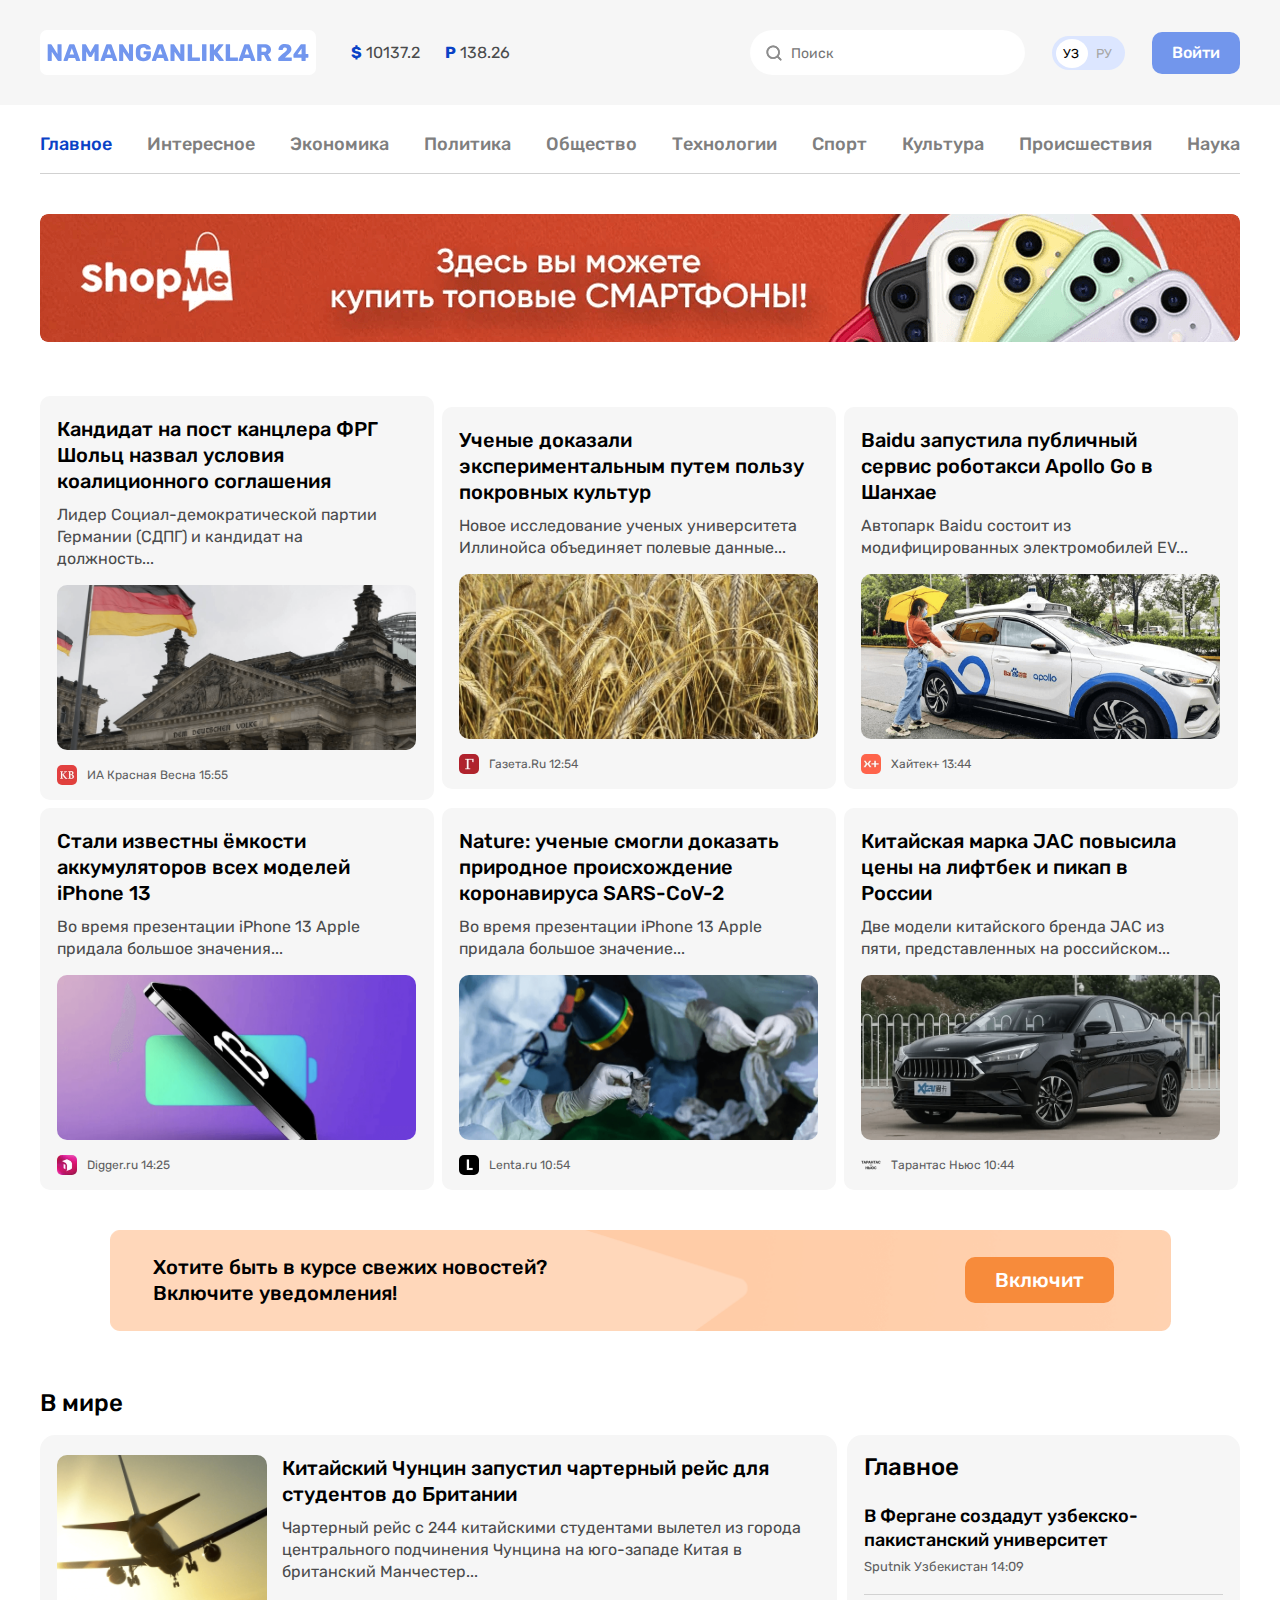
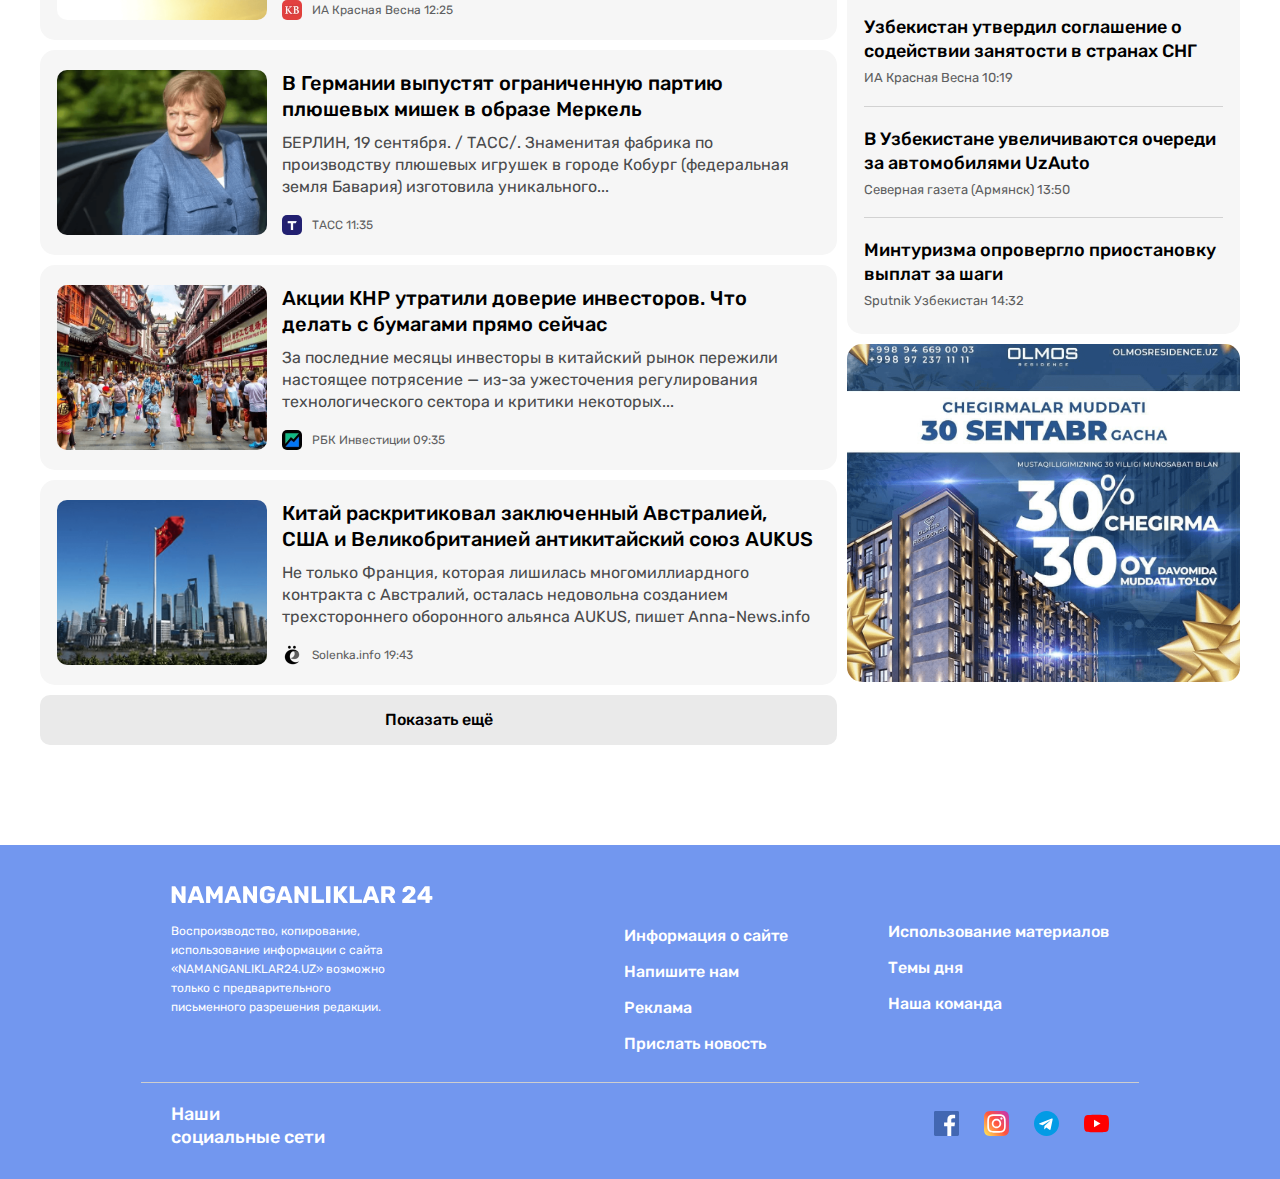
<file: index.html>
<!DOCTYPE html>
<html lang="ru">
  <head>
    <meta charset="UTF-8" />
    <meta name="viewport" content="width=device-width, initial-scale=1.0" />
    <link rel="stylesheet" href="./css/main.min.css" />
    <title>Exam 2</title>
  </head>
  <body>
    <header class="header">
      <div class="header--nav">
        <div class="header__container container">
          <div class="header__logos">
            <img
              class="header__logo"
              src="./images/logo.svg"
              alt=""
              width="276"
              height="45"
            />
            <ul class="header__list">
              <li class="header__item"><span>$</span> 10137.2</li>
              <li class="header__item"><span>P</span> 138.26</li>
            </ul>
          </div>
          <div class="btns">
            <input class="search__btn" type="text" placeholder="Поиск" />
            <a class="header__translate" href=""><span>УЗ</span>РУ</a>
            <a href="" class="header__btn">Войти</a>
          </div>
        </div>
      </div>
      <div class="sienav">
        <nav class="site__nav__container container">
          <ul class="sitenav__list">
            <li class="sitenav__item">
              <a href="#" id="active" class="sitenav__item--link">Главное</a>
            </li>
            <li class="sitenav__item">
              <a href="./pages/interesting/Interesting.html" class="sitenav__item--link"
                >Интересное</a
              >
            </li>
            <li class="sitenav__item">
              <a href="./pages/economy.html" class="sitenav__item--link">Экономика</a>
            </li>
            <li class="sitenav__item">
              <a href="./pages/policy.html" class="sitenav__item--link">Политика</a>
            </li>
            <li class="sitenav__item">
              <a href="./pages/society.html" class="sitenav__item--link">Общество</a>
            </li>
            <li class="sitenav__item">
              <a href="./pages/technologies.html" class="sitenav__item--link">Технологии</a>
            </li>
            <li class="sitenav__item">
              <a href="./pages/sport.html" class="sitenav__item--link">Спорт</a>
            </li>
            <li class="sitenav__item">
              <a href="./pages/culture.html" class="sitenav__item--link">Культура</a>
            </li>
            <li class="sitenav__item">
              <a href="./pages/Incidents.html" class="sitenav__item--link">Происшествия</a>
            </li>
            <li class="sitenav__item">
              <a href="./pages/science.html" class="sitenav__item--link">Наука</a>
            </li>
          </ul>
        </nav>
      </div>
    </header>

    <main class="main">
      <aside class="page-ad container">
        <a href="#" class="page__add--link"
          ><img
            class="page__add--image"
            src="./images/Shopme.png"
            alt=""
            width="1200"
            height="128"
        /></a>
      </aside>

      <section class="news__grid">
        <div class="news__grid__container container">
          <article class="news_card">
            <h3 class="news__card__title">
              <a href="" class="news__card__title--link">
                Кандидат на пост канцлера ФРГ Шольц назвал условия коалиционного
                соглашения</a
              >
            </h3>
            <p class="news__card__desc">
              Лидер Социал-демократической партии Германии (СДПГ) и кандидат на
              должность...
            </p>
            <img
              class="news__card__image"
              src="./images/germany.png"
              alt=""
              width="359"
              height="165"
            />
            <div class="channel-info">
              <img
                class="chanel-logo"
                src="./images/red-spring.png"
                alt=""
                width="20"
                height="20"
              />
              <span class="channel-name"
                >ИА Красная Весна<time datetime="15:55"> 15:55</time></span
              >
            </div>
          </article>

          <article class="news_card">
            <h3 class="news__card__title">
              <a href="" class="news__card__title--link"
                >Ученые доказали экспериментальным путем пользу покровных
                культур
              </a>
            </h3>
            <p class="news__card__desc">
              Новое исследование ученых университета Иллинойса объединяет
              полевые данные...
            </p>
            <img
              class="news__card__image"
              src="./images/culture.png"
              alt=""
              width="359"
              height="165"
            />
            <div class="channel-info">
              <img
                class="chanel-logo"
                src="./images/gazeta.png"
                alt=""
                width="20"
                height="20"
              />
              <span class="channel-name"
                >Газета.Ru <time datetime="12:54"> 12:54</time></span
              >
            </div>
          </article>

          <article class="news_card">
            <h3 class="news__card__title">
              <a href="" class="news__card__title--link"
                >Baidu запустила публичный сервис роботакси Apollo Go в Шанхае
              </a>
            </h3>
            <p class="news__card__desc">
              Автопарк Baidu состоит из модифицированных электромобилей EV...
            </p>
            <img
              class="news__card__image"
              src="./images/appolo-go.png"
              alt=""
              width="359"
              height="165"
            />
            <div class="channel-info">
              <img
                class="chanel-logo"
                src="./images/xaytek.png"
                alt=""
                width="20"
                height="20"
              />
              <span class="channel-name"
                >Хайтек+ <time datetime="13:44"> 13:44</time></span
              >
            </div>
          </article>

          <article class="news_card">
            <h3 class="news__card__title">
              <a href="" class="news__card__title--link"
                >Стали известны ёмкости аккумуляторов всех моделей iPhone 13
              </a>
            </h3>
            <p class="news__card__desc">
              Во время презентации iPhone 13 Apple придала большое значения...
            </p>
            <img
              class="news__card__image"
              src="./images/iphone13.png"
              alt=""
              width="359"
              height="165"
            />
            <div class="channel-info">
              <img
                class="chanel-logo"
                src="./images/digger.png"
                alt=""
                width="20"
                height="20"
              />
              <span class="channel-name"
                >Digger.ru <time datetime="14:25"> 14:25</time></span
              >
            </div>
          </article>

          <article class="news_card">
            <h3 class="news__card__title">
              <a href="" class="news__card__title--link"
                >Nature: ученые смогли доказать природное происхождение
                коронавируса SARS-CoV-2
              </a>
            </h3>
            <p class="news__card__desc">
              Во время презентации iPhone 13 Apple придала большое значение...
            </p>
            <img
              class="news__card__image"
              src="./images/Covid-19.png"
              alt=""
              width="359"
              height="165"
            />
            <div class="channel-info">
              <img
                class="chanel-logo"
                src="./images/lenta.png"
                alt=""
                width="20"
                height="20"
              />
              <span class="channel-name"
                >Lenta.ru <time datetime="10:54"> 10:54</time></span
              >
            </div>
          </article>

          <article class="news_card">
            <h3 class="news__card__title">
              <a href="" class="news__card__title--link"
                >Китайская марка JAC повысила цены на лифтбек и пикап в России
              </a>
            </h3>
            <p class="news__card__desc">
              Две модели китайского бренда JAC из пяти, представленных на
              российском...
            </p>
            <img
              class="news__card__image"
              src="./images/Jac.png"
              alt=""
              width="359"
              height="165"
            />
            <div class="channel-info">
              <img
                class="chanel-logo"
                src="./images/tarantas.png"
                alt=""
                width="20"
                height="20"
              />
              <span class="channel-name"
                >Тарантас Ньюс <time datetime="10:44"> 10:44</time></span
              >
            </div>
          </article>
        </div>
      </section>

      <aside class="notification__banner">
        <div class="container">
          <h2 class="notification__banner--title">
            Хотите быть в курсе свежих новостей? <br />
            Включите уведомления!
          </h2>
          <a href="" class="notification__banner--btn">Включит </a>
        </div>
      </aside>

      <section class="world__news__grid">
        <h2 class="world__news--title">В мире</h2>
        <div class="worlds__news__grid__container container">
          <div class="world__news__cards">
            <article class="world__news__card">
              <img
                class="world__news__card--image"
                src="./images/planet.png"
                alt=""
                width="210"
                height="165"
              />
              <div class="world__news__text__contant">
                <h3 class="world__news__caption">
                  <a href="" class="world__news__caption--link"
                    >Китайский Чунцин запустил чартерный рейс для студентов до
                    Британии</a
                  >
                </h3>
                <p class="world__news__desc">
                  Чартерный рейс с 244 китайскими студентами вылетел из города
                  центрального подчинения Чунцина на юго-западе Китая в
                  британский Манчестер...
                </p>
                <div class="channel-info">
                  <img
                    class="channel-image"
                    src="./images/red-spring.png"
                    alt=""
                    width="20"
                    height="20"
                  />
                  <span class="channel-name"
                    >ИА Красная Весна<time datetime="12:25"> 12:25</time></span
                  >
                </div>
              </div>
            </article>
            <article class="world__news__card">
              <img
                class="world__news__card--image"
                src="./images/markel.png"
                alt=""
                width="210"
                height="165"
              />
              <div class="world__news__text__contant">
                <h3 class="world__news__caption">
                  <a href="" class="world__news__caption--link"
                    >В Германии выпустят ограниченную партию плюшевых мишек в
                    образе Меркель</a
                  >
                </h3>
                <p class="world__news__desc">
                  БЕРЛИН, 19 сентября. / ТАСС/. Знаменитая фабрика по
                  производству плюшевых игрушек в городе Кобург (федеральная
                  земля Бавария) изготовила уникального...
                </p>
                <div class="channel-info">
                  <img
                    class="channel-image"
                    src="./images/tacc.png"
                    alt=""
                    width="20"
                    height="20"
                  />
                  <span class="channel-name"
                    >ТАСС <time datetime="11:35"> 11:35</time></span
                  >
                </div>
              </div>
            </article>
            <article class="world__news__card">
              <img
                class="world__news__card--image"
                src="./images/chinese-market.png"
                alt=""
                width="210"
                height="165"
              />
              <div class="world__news__text__contant">
                <h3 class="world__news__caption">
                  <a href="" class="world__news__caption--link"
                    >Акции КНР утратили доверие инвесторов. Что делать с
                    бумагами прямо сейчас</a
                  >
                </h3>
                <p class="world__news__desc">
                  За последние месяцы инвесторы в китайский рынок пережили
                  настоящее потрясение — из-за ужесточения регулирования
                  технологического сектора и критики некоторых...
                </p>
                <div class="channel-info">
                  <img
                    class="channel-image"
                    src="./images/investment.png"
                    alt=""
                    width="20"
                    height="20"
                  />
                  <span class="channel-name"
                    >РБК Инвестиции <time datetime="09:35">09:35 </time></span
                  >
                </div>
              </div>
            </article>
            <article class="world__news__card">
              <img
                class="world__news__card--image"
                src="./images/chine flag.png"
                alt=""
                width="210"
                height="165"
              />
              <div class="world__news__text__contant">
                <h3 class="world__news__caption">
                  <a href="" class="world__news__caption--link"
                    >Китай раскритиковал заключенный Австралией, США и
                    Великобританией антикитайский союз AUKUS</a
                  >
                </h3>
                <p class="world__news__desc">
                  Не только Франция, которая лишилась многомиллиардного
                  контракта с Австралий, осталась недовольна созданием
                  трехстороннего оборонного альянса AUKUS, пишет Anna-News.info
                </p>
                <div class="channel-info">
                  <img
                    class="channel-image"
                    src="./images/solenka.png"
                    alt=""
                    width="20"
                    height="20"
                  />
                  <span class="channel-name"
                    >Solenka.info <time datetime="19:43"> 19:43 </time></span
                  >
                </div>
              </div>
            </article>

            <a href="" class="worlds__news__card--btn">Показать ещё </a>
          </div>

          <div class="headline">
            <div class="headline__cards">
              <h3 class="headline__cards--title"><a href="#" >Главное</a></h3>
              <article class="headline__card">
                <h4 class="headline__card--title">
                  <a href="#" class="headline__card--link"
                    >В Фергане создадут узбекско-пакистанский университет</a
                  >
                </h4>
                <span class="headline__channel">
                  Sputnik Узбекистан <time datetime="14:09">14:09</time>
                </span>
              </article>
              <article class="headline__card">
                <h4 class="headline__card--title">
                  <a href="#" class="headline__card--link"
                    >Узбекистан утвердил соглашение о содействии занятости в
                    странах СНГ</a
                  >
                </h4>
                <span class="headline__channel"
                  >ИА Красная Весна <time datetime="10:19"> 10:19</time>
                </span>
              </article>
              <article class="headline__card">
                <h4 class="headline__card--title">
                  <a href="#" class="headline__card--link"
                    >В Узбекистане увеличиваются очереди за автомобилями UzAuto</a
                  >
                </h4>
                <span class="headline__channel"
                  >Северная газета (Армянск) <time datetime="13:50"> 13:50</time>
                </span>
              </article>
              <article class="headline__card">
                <h4 class="headline__card--title">
                  <a href="#" class="headline__card--link">
                    Минтуризма опровергло приостановку выплат за шаги</a
                  >
                </h4>
                <span class="headline__channel"
                  >Sputnik Узбекистан <time datetime="14:32">14:32 </time>
                </span>
              </article>
            </div>
            <aside class="worlds__ad">
              <a href="#" class="worlds__ad--link">
                <img
                  class="worlds__add--image"
                  src="./images/olmos-recidense.png"
                  alt=""
                  width="393"
                  height="338"
                />
              </a>
            </aside>
          </div>
        </div>
      </section>
    </main>

    <footer class="footer">
      <div class="footer__container">
        <div class="container">
          <div class="footer__about">
            <a href="#" class="footer__logo"
              ><img
                src="./images/logo-white.svg"
                alt=""
                class="footer__logo__image"
            /></a>
            <p class="footer__meta">
              Воспроизводство, копирование, использование информации с сайта
              «NAMANGANLIKLAR24.UZ» возможно только с предварительного
              письменного разрешения редакции.
            </p>
          </div>
          <ul class="footer__links__list">
            <li class="footer__links__item">
              <ul class="footer__info--list">
                <li class="footer__info__item">
                  <a href="" class="footer__info__item--link"
                    >Информация о сайте</a
                  >
                </li>
                <li class="footer__info__item">
                  <a href="./pages/contact.html" class="footer__info__item--link">Напишите нам</a>
                </li>
                <li class="footer__info__item">
                  <a href="" class="footer__info__item--link">Реклама</a>
                </li>
                <li class="footer__info__item">
                  <a href="" class="footer__info__item--link"
                    >Прислать новость</a
                  >
                </li>
              </ul>
            </li>
            <li class="footer__links__item">
              <ul class="footer__team">
                <li class="footer__team__item">
                  <a href="" class="footer__team__item--link"
                    >Использование материалов</a
                  >
                </li>
                <li class="footer__team__item">
                  <a href="" class="footer__team__item--link">Темы дня</a>
                </li>
                <li class="footer__team__item">
                  <a href="" class="footer__team__item--link">Наша команда</a>
                </li>
              </ul>
            </li>
          </ul>
        </div>
      </div>
      <div class="footer__cta">
        <div class="container">
          <h2 class="footer__cta--text">Наши социальные сети</h2>
          <ul class="footer__cta__list">
            <li class="footer__cta__item">
              <a href="" class="footer__cta__item--link"
                ><img
                  src="./images/facebook-icon.svg"
                  alt=""
                  class="footer__cta__item--image"
                  width="25"
                  height="25"
              /></a>
            </li>
            <li class="footer__cta__item">
              <a href="" class="footer__cta__item--link"
                ><img
                  src="./images/instagram-icon.svg"
                  alt=""
                  class="footer__cta__item--image"
                  width="25"
                  height="25"
              /></a>
            </li>
            <li class="footer__cta__item">
              <a href="" class="footer__cta__item--link"
                ><img
                  src="./images/telegram-icon.svg"
                  alt=""
                  class="footer__cta__item--image"
                  width="25"
                  height="25"
              /></a>
            </li>
            <li class="footer__cta__item">
              <a href="" class="footer__cta__item--link"
                ><img
                  src="./images/youtube-icon.svg"
                  alt=""
                  class="footer__cta__item--image"
                  width="25"
                  height="25"
              /></a>
            </li>
          </ul>
        </div>
      </div>
    </footer>
  </body>
</html>
</file>
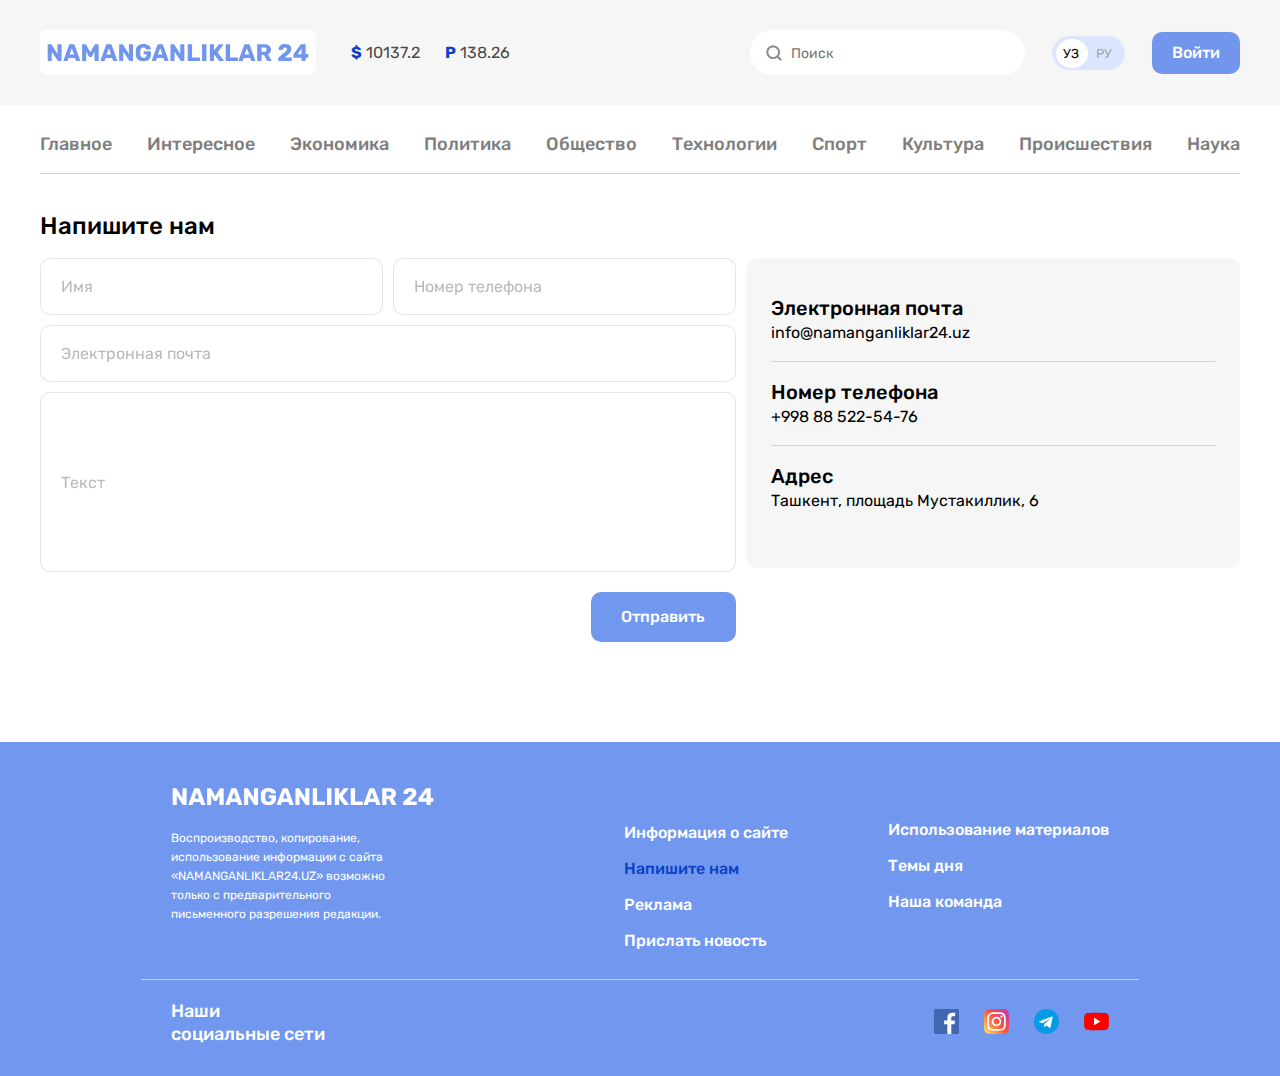
<file: pages/contact.html>
<!DOCTYPE html>
<html lang="en">
  <head>
    <meta charset="UTF-8" />
    <meta name="viewport" content="width=device-width, initial-scale=1.0" />
    <link rel="stylesheet" href="../css/main.min.css" />
    <title>Напишите нам</title>
  </head>
  <body>
    <header class="header">
      <div class="header--nav">
        <div class="header__container container">
          <div class="header__logos">
            <img
              class="header__logo"
              src="../images/logo.svg"
              alt=""
              width="276"
              height="45"
            />
            <ul class="header__list">
              <li class="header__item"><span>$</span> 10137.2</li>
              <li class="header__item"><span>P</span> 138.26</li>
            </ul>
          </div>
          <div class="btns">
            <input class="search__btn" type="text" placeholder="Поиск" />
            <a class="header__translate" href=""><span>УЗ</span>РУ</a>
            <a href="" class="header__btn">Войти</a>
          </div>
        </div>
      </div>
      <div class="sienav">
        <nav class="site__nav__container container">
          <ul class="sitenav__list">
            <li class="sitenav__item">
              <a href="../index.html" class="sitenav__item--link">Главное</a>
            </li>
            <li class="sitenav__item">
              <a
                href="./interesting/Interesting.html"
                class="sitenav__item--link"
                >Интересное</a
              >
            </li>
            <li class="sitenav__item">
              <a href="./economy.html" class="sitenav__item--link">Экономика</a>
            </li>
            <li class="sitenav__item">
              <a href="./policy.html" class="sitenav__item--link">Политика</a>
            </li>
            <li class="sitenav__item">
              <a href="./society.html" class="sitenav__item--link">Общество</a>
            </li>
            <li class="sitenav__item">
              <a href="./technologies.html" class="sitenav__item--link"
                >Технологии</a
              >
            </li>
            <li class="sitenav__item">
              <a href="./sport.html" class="sitenav__item--link">Спорт</a>
            </li>
            <li class="sitenav__item">
              <a href="./culture.html" class="sitenav__item--link">Культура</a>
            </li>
            <li class="sitenav__item">
              <a href="./Incidents.html" class="sitenav__item--link"
                >Происшествия</a
              >
            </li>
            <li class="sitenav__item">
              <a href="./science.html" class="sitenav__item--link">Наука</a>
            </li>
          </ul>
        </nav>
      </div>
    </header>
    <main class="main">
      <section class="site__form">
        <h2 class="site__form__caption">Напишите нам</h2>
        <div class="site__form__container container">
          <div class="site__form__contant">
            <div class="site__form__list">
              <input class="site__form--name" type="text" placeholder="Имя" />
              <input
                class="site__form--tel"
                type="number"
                placeholder="Номер телефона"
              />
            </div>
            <input
              class="site__form--email"
              type="email"
              placeholder="Электронная почта"
            />
            <input class="site__form-text" type="text" placeholder="Текст" />
            <a href="" class="contact__btn">Отправить</a>
          </div>

          <div class="site__info">
            <div class="site__info__e-pochta">
              <h3 class="site__info--caption">Электронная почта</h3>
              <a
                class="site__info--email"
                href="mailto:info@namanganliklar24.uz"
                >info@namanganliklar24.uz</a
              >
            </div>
            <div class="site__info__phone">
              <h3 class="site__info--caption">Номер телефона</h3>
              <a href="tel:+998 88 522-54-76" class="site__info--num"
                >+998 88 522-54-76</a
              >
            </div>
            <div class="site__info__adres">
              <h3 class="site__info__caption">Адрес</h3>
              <address class="site__info__address">
                Ташкент, площадь Мустакиллик, 6
              </address>
            </div>
          </div>
        </div>
      </section>
    </main>
    <footer class="footer">
      <div class="footer__container">
        <div class="container">
          <div class="footer__about">
            <a href="#" class="footer__logo"
              ><img
                src="../images/logo-white.svg"
                alt=""
                width="264"
                height="28"
                class="footer__logo__image"
            /></a>
            <p class="footer__meta">
              Воспроизводство, копирование, использование информации с сайта
              «NAMANGANLIKLAR24.UZ» возможно только с предварительного
              письменного разрешения редакции.
            </p>
          </div>
          <ul class="footer__links__list">
            <li class="footer__links__item">
              <ul class="footer__info--list">
                <li class="footer__info__item">
                  <a href="" class="footer__info__item--link"
                    >Информация о сайте</a
                  >
                </li>
                <li class="footer__info__item">
                  <a href="#" id="active" class="footer__info__item--link"
                    >Напишите нам</a
                  >
                </li>
                <li class="footer__info__item">
                  <a href="" class="footer__info__item--link">Реклама</a>
                </li>
                <li class="footer__info__item">
                  <a href="" class="footer__info__item--link"
                    >Прислать новость</a
                  >
                </li>
              </ul>
            </li>
            <li class="footer__links__item">
              <ul class="footer__team">
                <li class="footer__team__item">
                  <a href="" class="footer__team__item--link"
                    >Использование материалов</a
                  >
                </li>
                <li class="footer__team__item">
                  <a href="" class="footer__team__item--link">Темы дня</a>
                </li>
                <li class="footer__team__item">
                  <a href="" class="footer__team__item--link">Наша команда</a>
                </li>
              </ul>
            </li>
          </ul>
        </div>
      </div>
      <div class="footer__cta">
        <div class="container">
          <h2 class="footer__cta--text">Наши социальные сети</h2>
          <ul class="footer__cta__list">
            <li class="footer__cta__item">
              <a href="" class="footer__cta__item--link"
                ><img
                  src="../images/facebook-icon.svg"
                  alt=""
                  class="footer__cta__item--image"
                  width="25"
                  height="25"
              /></a>
            </li>
            <li class="footer__cta__item">
              <a href="" class="footer__cta__item--link"
                ><img
                  src="../images/instagram-icon.svg"
                  alt=""
                  class="footer__cta__item--image"
                  width="25"
                  height="25"
              /></a>
            </li>
            <li class="footer__cta__item">
              <a href="" class="footer__cta__item--link"
                ><img
                  src="../images/telegram-icon.svg"
                  alt=""
                  class="footer__cta__item--image"
                  width="25"
                  height="25"
              /></a>
            </li>
            <li class="footer__cta__item">
              <a href="" class="footer__cta__item--link"
                ><img
                  src="../images/youtube-icon.svg"
                  alt=""
                  class="footer__cta__item--image"
                  width="25"
                  height="25"
              /></a>
            </li>
          </ul>
        </div>
      </div>
    </footer>
  </body>
</html>
</file>
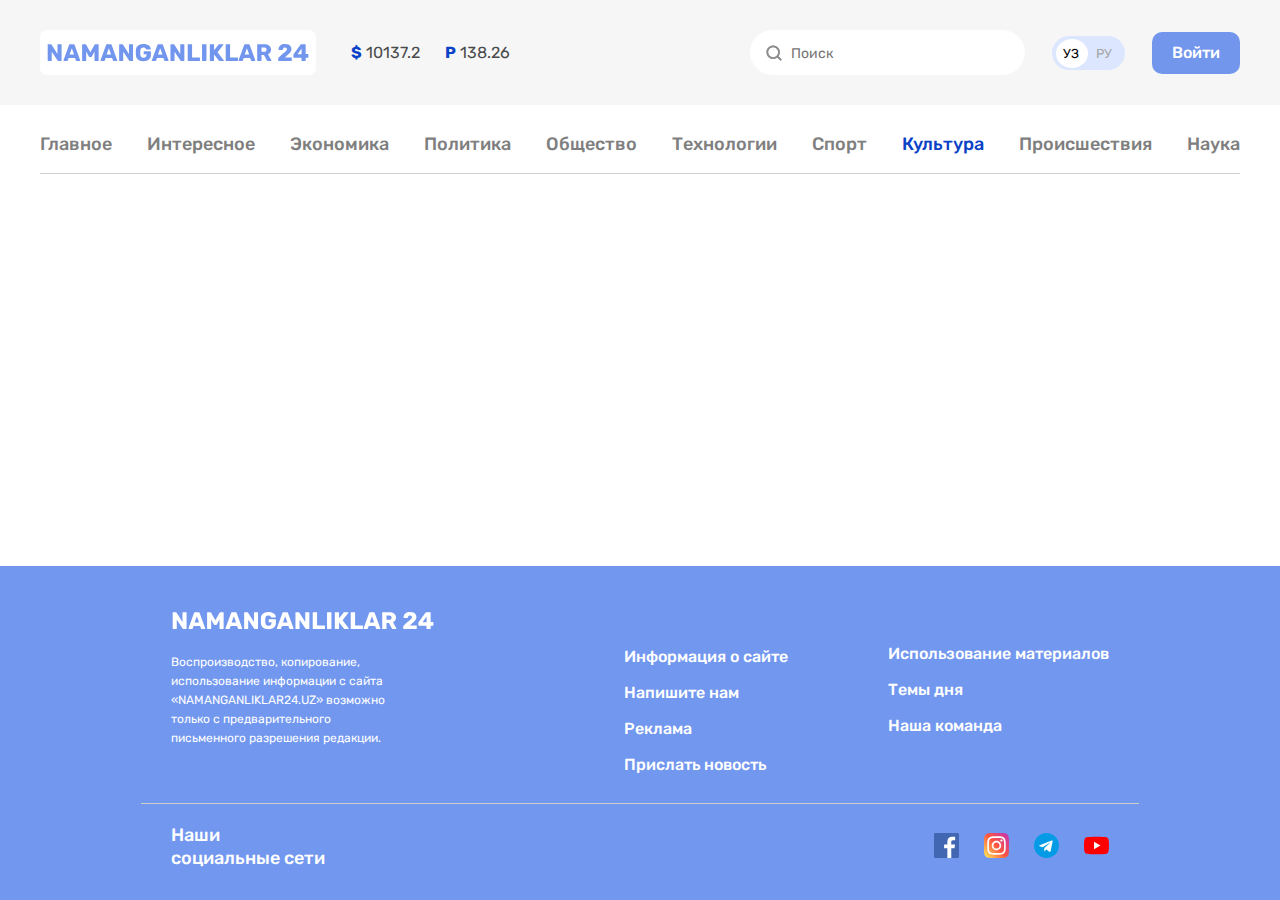
<file: pages/culture.html>
<!DOCTYPE html>
<html lang="en">
<head>
    <meta charset="UTF-8">
    <meta name="viewport" content="width=device-width, initial-scale=1.0">
    <link rel="stylesheet" href="../css/main.min.css">
    <title>Культура</title>
</head>
<body>
    <header class="header">
        <div class="header--nav">
          <div class="header__container container">
            <div class="header__logos">
              <img
                class="header__logo"
                src="../images/logo.svg"
                alt=""
                width="276"
                height="45"
              />
              <ul class="header__list">
                <li class="header__item"><span>$</span> 10137.2</li>
                <li class="header__item"><span>P</span> 138.26</li>
              </ul>
            </div>
            <div class="btns">
              <input class="search__btn" type="text" placeholder="Поиск" />
              <a class="header__translate" href=""><span>УЗ</span>РУ</a>
              <a href="" class="header__btn">Войти</a>
            </div>
          </div>
        </div>
        <div class="sienav">
          <nav class="site__nav__container container">
            <ul class="sitenav__list">
              <li class="sitenav__item">
                <a href="../index.html"  class="sitenav__item--link">Главное</a>
              </li>
              <li class="sitenav__item">
                <a
                  href="./interesting/Interesting.html"
                  class="sitenav__item--link"
                  >Интересное</a
                >
              </li>
              <li class="sitenav__item">
                <a href="./economy.html"  class="sitenav__item--link">Экономика</a>
              </li>
              <li class="sitenav__item">
                <a href="./policy.html" class="sitenav__item--link">Политика</a>
              </li>
              <li class="sitenav__item">
                <a href="./society.html" class="sitenav__item--link">Общество</a>
              </li>
              <li class="sitenav__item">
                <a href="./technologies.html" class="sitenav__item--link">Технологии</a>
              </li>
              <li class="sitenav__item">
                <a href="./sport.html" class="sitenav__item--link">Спорт</a>
              </li>
              <li class="sitenav__item">
                <a href="#" id="active" class="sitenav__item--link">Культура</a>
              </li>
              <li class="sitenav__item">
                <a href="./Incidents.html" class="sitenav__item--link">Происшествия</a>
              </li>
              <li class="sitenav__item">
                <a href="./science.html" class="sitenav__item--link">Наука</a>
              </li>
            </ul>
          </nav>
        </div>
      </header>

      <main class="main"></main>
      
      <footer class="footer">
        <div class="footer__container">
          <div class="container">
            <div class="footer__about">
              <a href="#" class="footer__logo"
                ><img
                  src="../images/logo-white.svg"
                  alt=""
                  width="264"
                  height="28"
                  class="footer__logo__image"
              /></a>
              <p class="footer__meta">
                Воспроизводство, копирование, использование информации с сайта
                «NAMANGANLIKLAR24.UZ» возможно только с предварительного
                письменного разрешения редакции.
              </p>
            </div>
            <ul class="footer__links__list">
              <li class="footer__links__item">
                <ul class="footer__info--list">
                  <li class="footer__info__item">
                    <a href="" class="footer__info__item--link"
                      >Информация о сайте</a
                    >
                  </li>
                  <li class="footer__info__item">
                    <a href="./contact.html" class="footer__info__item--link">Напишите нам</a>
                  </li>
                  <li class="footer__info__item">
                    <a href="" class="footer__info__item--link">Реклама</a>
                  </li>
                  <li class="footer__info__item">
                    <a href="" class="footer__info__item--link"
                      >Прислать новость</a
                    >
                  </li>
                </ul>
              </li>
              <li class="footer__links__item">
                <ul class="footer__team">
                  <li class="footer__team__item">
                    <a href="" class="footer__team__item--link"
                      >Использование материалов</a
                    >
                  </li>
                  <li class="footer__team__item">
                    <a href="" class="footer__team__item--link">Темы дня</a>
                  </li>
                  <li class="footer__team__item">
                    <a href="" class="footer__team__item--link">Наша команда</a>
                  </li>
                </ul>
              </li>
            </ul>
          </div>
        </div>
        <div class="footer__cta">
          <div class="container">
            <h2 class="footer__cta--text">Наши социальные сети</h2>
            <ul class="footer__cta__list">
              <li class="footer__cta__item">
                <a href="" class="footer__cta__item--link"
                  ><img
                    src="../images/facebook-icon.svg"
                    alt=""
                    class="footer__cta__item--image"
                    width="25"
                    height="25"
                /></a>
              </li>
              <li class="footer__cta__item">
                <a href="" class="footer__cta__item--link"
                  ><img
                    src="../images/instagram-icon.svg"
                    alt=""
                    class="footer__cta__item--image"
                    width="25"
                    height="25"
                /></a>
              </li>
              <li class="footer__cta__item">
                <a href="" class="footer__cta__item--link"
                  ><img
                    src="../images/telegram-icon.svg"
                    alt=""
                    class="footer__cta__item--image"
                    width="25"
                    height="25"
                /></a>
              </li>
              <li class="footer__cta__item">
                <a href="" class="footer__cta__item--link"
                  ><img
                    src="../images/youtube-icon.svg"
                    alt=""
                    class="footer__cta__item--image"
                    width="25"
                    height="25"
                /></a>
              </li>
            </ul>
          </div>
        </div>
      </footer>
</body>
</html>
</file>
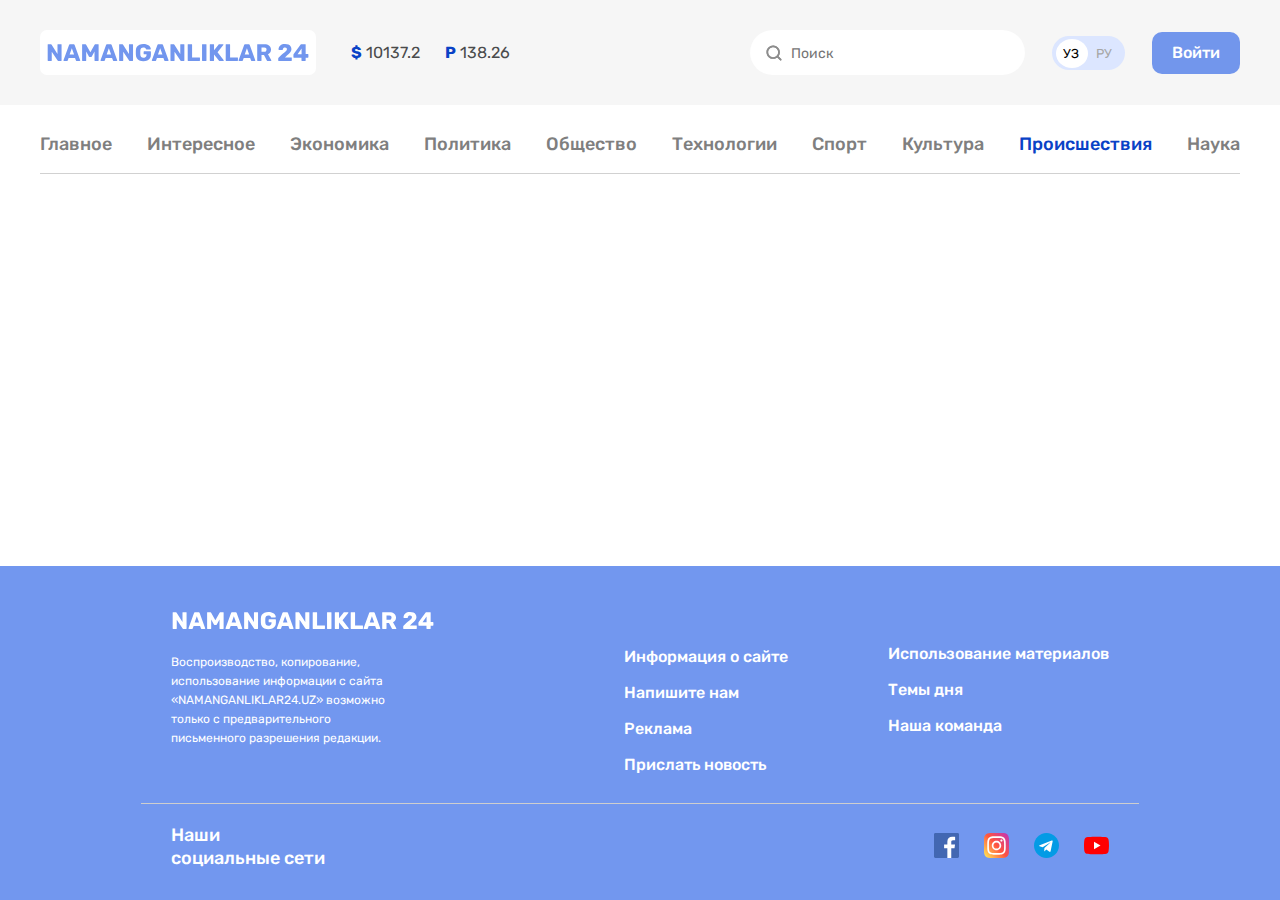
<file: pages/Incidents.html>
<!DOCTYPE html>
<html lang="en">
<head>
    <meta charset="UTF-8">
    <meta name="viewport" content="width=device-width, initial-scale=1.0">
    <link rel="stylesheet" href="../css/main.min.css">
    <title>Происшествия</title>
</head>
<body>
    <header class="header">
        <div class="header--nav">
          <div class="header__container container">
            <div class="header__logos">
              <img
                class="header__logo"
                src="../images/logo.svg"
                alt=""
                width="276"
                height="45"
              />
              <ul class="header__list">
                <li class="header__item"><span>$</span> 10137.2</li>
                <li class="header__item"><span>P</span> 138.26</li>
              </ul>
            </div>
            <div class="btns">
              <input class="search__btn" type="text" placeholder="Поиск" />
              <a class="header__translate" href=""><span>УЗ</span>РУ</a>
              <a href="" class="header__btn">Войти</a>
            </div>
          </div>
        </div>
        <div class="sienav">
          <nav class="site__nav__container container">
            <ul class="sitenav__list">
              <li class="sitenav__item">
                <a href="../index.html"  class="sitenav__item--link">Главное</a>
              </li>
              <li class="sitenav__item">
                <a
                  href="./interesting/Interesting.html"
                  class="sitenav__item--link"
                  >Интересное</a
                >
              </li>
              <li class="sitenav__item">
                <a href="./economy.html" class="sitenav__item--link">Экономика</a>
              </li>
              <li class="sitenav__item">
                <a href="./policy.html" class="sitenav__item--link">Политика</a>
              </li>
              <li class="sitenav__item">
                <a href="./society.html" class="sitenav__item--link">Общество</a>
              </li>
              <li class="sitenav__item">
                <a href="./technologies.html" class="sitenav__item--link">Технологии</a>
              </li>
              <li class="sitenav__item">
                <a href="./sport.html" class="sitenav__item--link">Спорт</a>
              </li>
              <li class="sitenav__item">
                <a href="./culture.html" class="sitenav__item--link">Культура</a>
              </li>
              <li class="sitenav__item">
                <a href="#" id="active" class="sitenav__item--link">Происшествия</a>
              </li>
              <li class="sitenav__item">
                <a href="./science.html" class="sitenav__item--link">Наука</a>
              </li>
            </ul>
          </nav>
        </div>
      </header>
      
      <main class="main"></main>

      <footer class="footer">
        <div class="footer__container">
          <div class="container">
            <div class="footer__about">
              <a href="#" class="footer__logo"
                ><img
                  src="../images/logo-white.svg"
                  alt=""
                  width="264"
                  height="28"
                  class="footer__logo__image"
              /></a>
              <p class="footer__meta">
                Воспроизводство, копирование, использование информации с сайта
                «NAMANGANLIKLAR24.UZ» возможно только с предварительного
                письменного разрешения редакции.
              </p>
            </div>
            <ul class="footer__links__list">
              <li class="footer__links__item">
                <ul class="footer__info--list">
                  <li class="footer__info__item">
                    <a href="" class="footer__info__item--link"
                      >Информация о сайте</a
                    >
                  </li>
                  <li class="footer__info__item">
                    <a href="./contact.html" class="footer__info__item--link">Напишите нам</a>
                  </li>
                  <li class="footer__info__item">
                    <a href="" class="footer__info__item--link">Реклама</a>
                  </li>
                  <li class="footer__info__item">
                    <a href="" class="footer__info__item--link"
                      >Прислать новость</a
                    >
                  </li>
                </ul>
              </li>
              <li class="footer__links__item">
                <ul class="footer__team">
                  <li class="footer__team__item">
                    <a href="" class="footer__team__item--link"
                      >Использование материалов</a
                    >
                  </li>
                  <li class="footer__team__item">
                    <a href="" class="footer__team__item--link">Темы дня</a>
                  </li>
                  <li class="footer__team__item">
                    <a href="" class="footer__team__item--link">Наша команда</a>
                  </li>
                </ul>
              </li>
            </ul>
          </div>
        </div>
        <div class="footer__cta">
          <div class="container">
            <h2 class="footer__cta--text">Наши социальные сети</h2>
            <ul class="footer__cta__list">
              <li class="footer__cta__item">
                <a href="" class="footer__cta__item--link"
                  ><img
                    src="../images/facebook-icon.svg"
                    alt=""
                    class="footer__cta__item--image"
                    width="25"
                    height="25"
                /></a>
              </li>
              <li class="footer__cta__item">
                <a href="" class="footer__cta__item--link"
                  ><img
                    src="../images/instagram-icon.svg"
                    alt=""
                    class="footer__cta__item--image"
                    width="25"
                    height="25"
                /></a>
              </li>
              <li class="footer__cta__item">
                <a href="" class="footer__cta__item--link"
                  ><img
                    src="../images/telegram-icon.svg"
                    alt=""
                    class="footer__cta__item--image"
                    width="25"
                    height="25"
                /></a>
              </li>
              <li class="footer__cta__item">
                <a href="" class="footer__cta__item--link"
                  ><img
                    src="../images/youtube-icon.svg"
                    alt=""
                    class="footer__cta__item--image"
                    width="25"
                    height="25"
                /></a>
              </li>
            </ul>
          </div>
        </div>
      </footer>
</body>
</html>
</file>
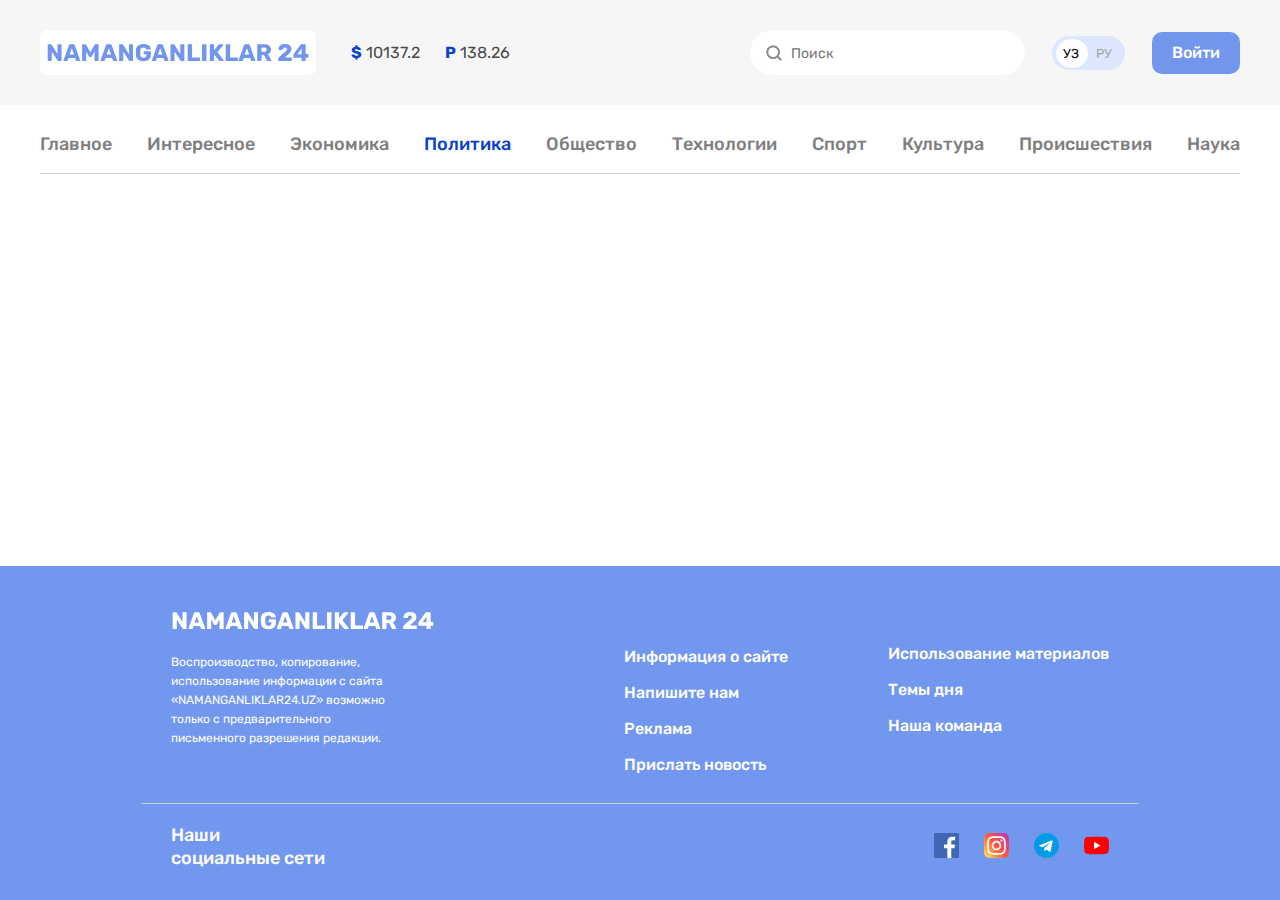
<file: pages/policy.html>
<!DOCTYPE html>
<html lang="ru">
<head>
    <meta charset="UTF-8">
    <meta name="viewport" content="width=device-width, initial-scale=1.0">
    <link rel="stylesheet" href="../css/main.min.css">
    <title>Политика</title>
</head>
<body>
    <header class="header">
        <div class="header--nav">
          <div class="header__container container">
            <div class="header__logos">
              <img
                class="header__logo"
                src="../images/logo.svg"
                alt=""
                width="276"
                height="45"
              />
              <ul class="header__list">
                <li class="header__item"><span>$</span> 10137.2</li>
                <li class="header__item"><span>P</span> 138.26</li>
              </ul>
            </div>
            <div class="btns">
              <input class="search__btn" type="text" placeholder="Поиск" />
              <a class="header__translate" href=""><span>УЗ</span>РУ</a>
              <a href="" class="header__btn">Войти</a>
            </div>
          </div>
        </div>
        <div class="sienav">
          <nav class="site__nav__container container">
            <ul class="sitenav__list">
              <li class="sitenav__item">
                <a href="../index.html"  class="sitenav__item--link">Главное</a>
              </li>
              <li class="sitenav__item">
                <a
                  href="./interesting/Interesting.html"
                  class="sitenav__item--link"
                  >Интересное</a
                >
              </li>
              <li class="sitenav__item">
                <a href="./economy.html"  class="sitenav__item--link">Экономика</a>
              </li>
              <li class="sitenav__item">
                <a href="#" id="active" class="sitenav__item--link">Политика</a>
              </li>
              <li class="sitenav__item">
                <a href="./society.html" class="sitenav__item--link">Общество</a>
              </li>
              <li class="sitenav__item">
                <a href="./technologies.html" class="sitenav__item--link">Технологии</a>
              </li>
              <li class="sitenav__item">
                <a href="./sport.html" class="sitenav__item--link">Спорт</a>
              </li>
              <li class="sitenav__item">
                <a href="./culture.html" class="sitenav__item--link">Культура</a>
              </li>
              <li class="sitenav__item">
                <a href="./Incidents.html" class="sitenav__item--link">Происшествия</a>
              </li>
              <li class="sitenav__item">
                <a href="./science.html" class="sitenav__item--link">Наука</a>
              </li>
            </ul>
          </nav>
        </div>
      </header>

      <main class="main"></main>
      
      <footer class="footer">
        <div class="footer__container">
          <div class="container">
            <div class="footer__about">
              <a href="#" class="footer__logo"
                ><img
                  src="../images/logo-white.svg"
                  alt=""
                  width="264"
                  height="28"
                  class="footer__logo__image"
              /></a>
              <p class="footer__meta">
                Воспроизводство, копирование, использование информации с сайта
                «NAMANGANLIKLAR24.UZ» возможно только с предварительного
                письменного разрешения редакции.
              </p>
            </div>
            <ul class="footer__links__list">
              <li class="footer__links__item">
                <ul class="footer__info--list">
                  <li class="footer__info__item">
                    <a href="" class="footer__info__item--link"
                      >Информация о сайте</a
                    >
                  </li>
                  <li class="footer__info__item">
                    <a href="./contact.html" class="footer__info__item--link">Напишите нам</a>
                  </li>
                  <li class="footer__info__item">
                    <a href="" class="footer__info__item--link">Реклама</a>
                  </li>
                  <li class="footer__info__item">
                    <a href="" class="footer__info__item--link"
                      >Прислать новость</a
                    >
                  </li>
                </ul>
              </li>
              <li class="footer__links__item">
                <ul class="footer__team">
                  <li class="footer__team__item">
                    <a href="" class="footer__team__item--link"
                      >Использование материалов</a
                    >
                  </li>
                  <li class="footer__team__item">
                    <a href="" class="footer__team__item--link">Темы дня</a>
                  </li>
                  <li class="footer__team__item">
                    <a href="" class="footer__team__item--link">Наша команда</a>
                  </li>
                </ul>
              </li>
            </ul>
          </div>
        </div>
        <div class="footer__cta">
          <div class="container">
            <h2 class="footer__cta--text">Наши социальные сети</h2>
            <ul class="footer__cta__list">
              <li class="footer__cta__item">
                <a href="" class="footer__cta__item--link"
                  ><img
                    src="../images/facebook-icon.svg"
                    alt=""
                    class="footer__cta__item--image"
                    width="25"
                    height="25"
                /></a>
              </li>
              <li class="footer__cta__item">
                <a href="" class="footer__cta__item--link"
                  ><img
                    src="../images/instagram-icon.svg"
                    alt=""
                    class="footer__cta__item--image"
                    width="25"
                    height="25"
                /></a>
              </li>
              <li class="footer__cta__item">
                <a href="" class="footer__cta__item--link"
                  ><img
                    src="../images/telegram-icon.svg"
                    alt=""
                    class="footer__cta__item--image"
                    width="25"
                    height="25"
                /></a>
              </li>
              <li class="footer__cta__item">
                <a href="" class="footer__cta__item--link"
                  ><img
                    src="../images/youtube-icon.svg"
                    alt=""
                    class="footer__cta__item--image"
                    width="25"
                    height="25"
                /></a>
              </li>
            </ul>
          </div>
        </div>
      </footer>
</body>
</html>
</file>
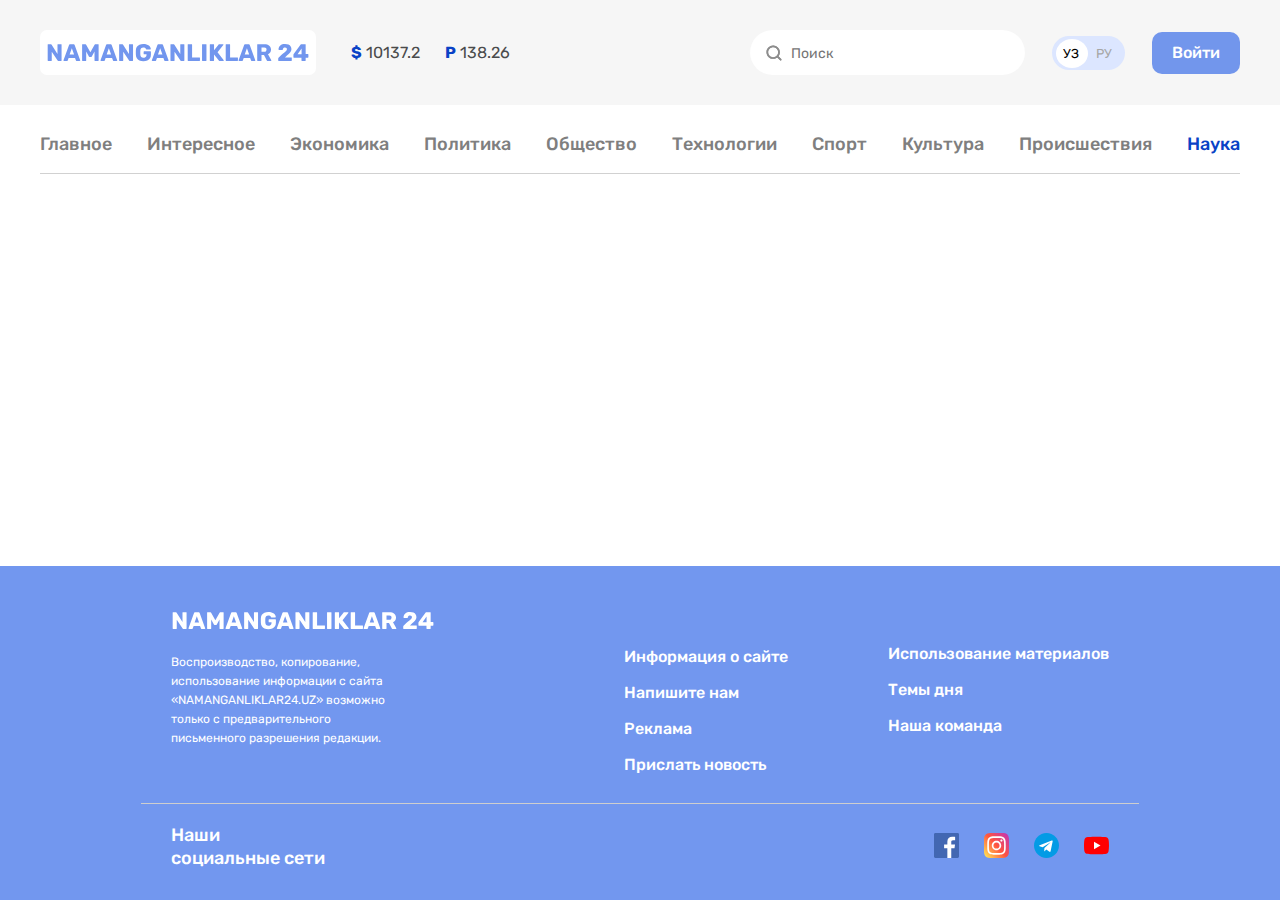
<file: pages/science.html>
<!DOCTYPE html>
<html lang="en">
  <head>
    <meta charset="UTF-8" />
    <meta name="viewport" content="width=device-width, initial-scale=1.0" />
    <link rel="stylesheet" href="../css/main.min.css" />
    <title>Наука</title>
  </head>
  <body>
    <header class="header">
      <div class="header--nav">
        <div class="header__container container">
          <div class="header__logos">
            <img
              class="header__logo"
              src="../images/logo.svg"
              alt=""
              width="276"
              height="45"
            />
            <ul class="header__list">
              <li class="header__item"><span>$</span> 10137.2</li>
              <li class="header__item"><span>P</span> 138.26</li>
            </ul>
          </div>
          <div class="btns">
            <input class="search__btn" type="text" placeholder="Поиск" />
            <a class="header__translate" href=""><span>УЗ</span>РУ</a>
            <a href="" class="header__btn">Войти</a>
          </div>
        </div>
      </div>
      <div class="sienav">
        <nav class="site__nav__container container">
          <ul class="sitenav__list">
            <li class="sitenav__item">
              <a href="../index.html" class="sitenav__item--link">Главное</a>
            </li>
            <li class="sitenav__item">
              <a
                href="./interesting/Interesting.html"
                class="sitenav__item--link"
                >Интересное</a
              >
            </li>
            <li class="sitenav__item">
              <a href="./economy.html" class="sitenav__item--link">Экономика</a>
            </li>
            <li class="sitenav__item">
              <a href="./policy.html" class="sitenav__item--link">Политика</a>
            </li>
            <li class="sitenav__item">
              <a href="./society.html" class="sitenav__item--link">Общество</a>
            </li>
            <li class="sitenav__item">
              <a href="./technologies.html" class="sitenav__item--link"
                >Технологии</a
              >
            </li>
            <li class="sitenav__item">
              <a href="./sport.html" class="sitenav__item--link">Спорт</a>
            </li>
            <li class="sitenav__item">
              <a href="./culture.html" class="sitenav__item--link">Культура</a>
            </li>
            <li class="sitenav__item">
              <a href="./Incidents.html" class="sitenav__item--link"
                >Происшествия</a
              >
            </li>
            <li class="sitenav__item">
              <a href="#" id="active" class="sitenav__item--link">Наука</a>
            </li>
          </ul>
        </nav>
      </div>
    </header>

    <main class="main"></main>
    
    <footer class="footer">
      <div class="footer__container">
        <div class="container">
          <div class="footer__about">
            <a href="#" class="footer__logo"
              ><img
                src="../images/logo-white.svg"
                alt=""
                width="264"
                height="28"
                class="footer__logo__image"
            /></a>
            <p class="footer__meta">
              Воспроизводство, копирование, использование информации с сайта
              «NAMANGANLIKLAR24.UZ» возможно только с предварительного
              письменного разрешения редакции.
            </p>
          </div>
          <ul class="footer__links__list">
            <li class="footer__links__item">
              <ul class="footer__info--list">
                <li class="footer__info__item">
                  <a href="" class="footer__info__item--link"
                    >Информация о сайте</a
                  >
                </li>
                <li class="footer__info__item">
                  <a href="./contact.html" class="footer__info__item--link">Напишите нам</a>
                </li>
                <li class="footer__info__item">
                  <a href="" class="footer__info__item--link">Реклама</a>
                </li>
                <li class="footer__info__item">
                  <a href="" class="footer__info__item--link"
                    >Прислать новость</a
                  >
                </li>
              </ul>
            </li>
            <li class="footer__links__item">
              <ul class="footer__team">
                <li class="footer__team__item">
                  <a href="" class="footer__team__item--link"
                    >Использование материалов</a
                  >
                </li>
                <li class="footer__team__item">
                  <a href="" class="footer__team__item--link">Темы дня</a>
                </li>
                <li class="footer__team__item">
                  <a href="" class="footer__team__item--link">Наша команда</a>
                </li>
              </ul>
            </li>
          </ul>
        </div>
      </div>
      <div class="footer__cta">
        <div class="container">
          <h2 class="footer__cta--text">Наши социальные сети</h2>
          <ul class="footer__cta__list">
            <li class="footer__cta__item">
              <a href="" class="footer__cta__item--link"
                ><img
                  src="../images/facebook-icon.svg"
                  alt=""
                  class="footer__cta__item--image"
                  width="25"
                  height="25"
              /></a>
            </li>
            <li class="footer__cta__item">
              <a href="" class="footer__cta__item--link"
                ><img
                  src="../images/instagram-icon.svg"
                  alt=""
                  class="footer__cta__item--image"
                  width="25"
                  height="25"
              /></a>
            </li>
            <li class="footer__cta__item">
              <a href="" class="footer__cta__item--link"
                ><img
                  src="../images/telegram-icon.svg"
                  alt=""
                  class="footer__cta__item--image"
                  width="25"
                  height="25"
              /></a>
            </li>
            <li class="footer__cta__item">
              <a href="" class="footer__cta__item--link"
                ><img
                  src="../images/youtube-icon.svg"
                  alt=""
                  class="footer__cta__item--image"
                  width="25"
                  height="25"
              /></a>
            </li>
          </ul>
        </div>
      </div>
    </footer>
  </body>
</html>
</file>
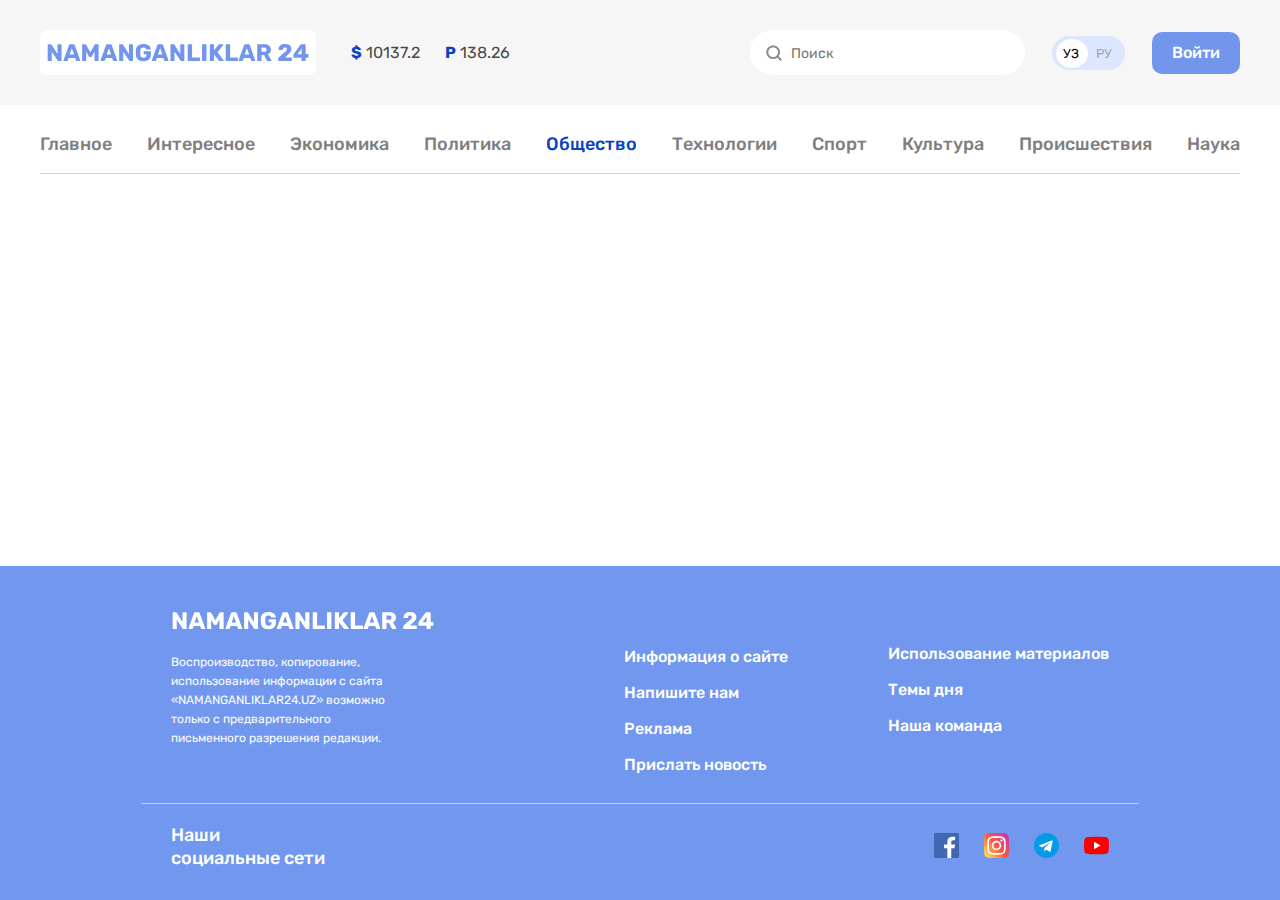
<file: pages/society.html>
<!DOCTYPE html>
<html lang="en">
<head>
    <meta charset="UTF-8">
    <meta name="viewport" content="width=device-width, initial-scale=1.0">
    <link rel="stylesheet" href="../css/main.min.css">
    <title>Общество</title>
</head>
<body>
    <header class="header">
        <div class="header--nav">
          <div class="header__container container">
            <div class="header__logos">
              <img
                class="header__logo"
                src="../images/logo.svg"
                alt=""
                width="276"
                height="45"
              />
              <ul class="header__list">
                <li class="header__item"><span>$</span> 10137.2</li>
                <li class="header__item"><span>P</span> 138.26</li>
              </ul>
            </div>
            <div class="btns">
              <input class="search__btn" type="text" placeholder="Поиск" />
              <a class="header__translate" href=""><span>УЗ</span>РУ</a>
              <a href="" class="header__btn">Войти</a>
            </div>
          </div>
        </div>
        <div class="sienav">
          <nav class="site__nav__container container">
            <ul class="sitenav__list">
              <li class="sitenav__item">
                <a href="../index.html"  class="sitenav__item--link">Главное</a>
              </li>
              <li class="sitenav__item">
                <a
                  href="./interesting/Interesting.html"
                  class="sitenav__item--link"
                  >Интересное</a
                >
              </li>
              <li class="sitenav__item">
                <a href="./economy.html"  class="sitenav__item--link">Экономика</a>
              </li>
              <li class="sitenav__item">
                <a href="./policy.html" class="sitenav__item--link">Политика</a>
              </li>
              <li class="sitenav__item">
                <a href="./society.html" id="active" class="sitenav__item--link">Общество</a>
              </li>
              <li class="sitenav__item">
                <a href="./technologies.html" class="sitenav__item--link">Технологии</a>
              </li>
              <li class="sitenav__item">
                <a href="./sport.html" class="sitenav__item--link">Спорт</a>
              </li>
              <li class="sitenav__item">
                <a href="./culture.html" class="sitenav__item--link">Культура</a>
              </li>
              <li class="sitenav__item">
                <a href="./Incidents.html" class="sitenav__item--link">Происшествия</a>
              </li>
              <li class="sitenav__item">
                <a href="./science.html" class="sitenav__item--link">Наука</a>
              </li>
            </ul>
          </nav>
        </div>
      </header>

      <main class="main"></main>
      
      <footer class="footer">
        <div class="footer__container">
          <div class="container">
            <div class="footer__about">
              <a href="#" class="footer__logo"
                ><img
                  src="../images/logo-white.svg"
                  alt=""
                  width="264"
                  height="28"
                  class="footer__logo__image"
              /></a>
              <p class="footer__meta">
                Воспроизводство, копирование, использование информации с сайта
                «NAMANGANLIKLAR24.UZ» возможно только с предварительного
                письменного разрешения редакции.
              </p>
            </div>
            <ul class="footer__links__list">
              <li class="footer__links__item">
                <ul class="footer__info--list">
                  <li class="footer__info__item">
                    <a href="" class="footer__info__item--link"
                      >Информация о сайте</a
                    >
                  </li>
                  <li class="footer__info__item">
                    <a href="./contact.html" class="footer__info__item--link">Напишите нам</a>
                  </li>
                  <li class="footer__info__item">
                    <a href="" class="footer__info__item--link">Реклама</a>
                  </li>
                  <li class="footer__info__item">
                    <a href="" class="footer__info__item--link"
                      >Прислать новость</a
                    >
                  </li>
                </ul>
              </li>
              <li class="footer__links__item">
                <ul class="footer__team">
                  <li class="footer__team__item">
                    <a href="" class="footer__team__item--link"
                      >Использование материалов</a
                    >
                  </li>
                  <li class="footer__team__item">
                    <a href="" class="footer__team__item--link">Темы дня</a>
                  </li>
                  <li class="footer__team__item">
                    <a href="" class="footer__team__item--link">Наша команда</a>
                  </li>
                </ul>
              </li>
            </ul>
          </div>
        </div>
        <div class="footer__cta">
          <div class="container">
            <h2 class="footer__cta--text">Наши социальные сети</h2>
            <ul class="footer__cta__list">
              <li class="footer__cta__item">
                <a href="" class="footer__cta__item--link"
                  ><img
                    src="../images/facebook-icon.svg"
                    alt=""
                    class="footer__cta__item--image"
                    width="25"
                    height="25"
                /></a>
              </li>
              <li class="footer__cta__item">
                <a href="" class="footer__cta__item--link"
                  ><img
                    src="../images/instagram-icon.svg"
                    alt=""
                    class="footer__cta__item--image"
                    width="25"
                    height="25"
                /></a>
              </li>
              <li class="footer__cta__item">
                <a href="" class="footer__cta__item--link"
                  ><img
                    src="../images/telegram-icon.svg"
                    alt=""
                    class="footer__cta__item--image"
                    width="25"
                    height="25"
                /></a>
              </li>
              <li class="footer__cta__item">
                <a href="" class="footer__cta__item--link"
                  ><img
                    src="../images/youtube-icon.svg"
                    alt=""
                    class="footer__cta__item--image"
                    width="25"
                    height="25"
                /></a>
              </li>
            </ul>
          </div>
        </div>
      </footer>
</body>
</html>
</file>
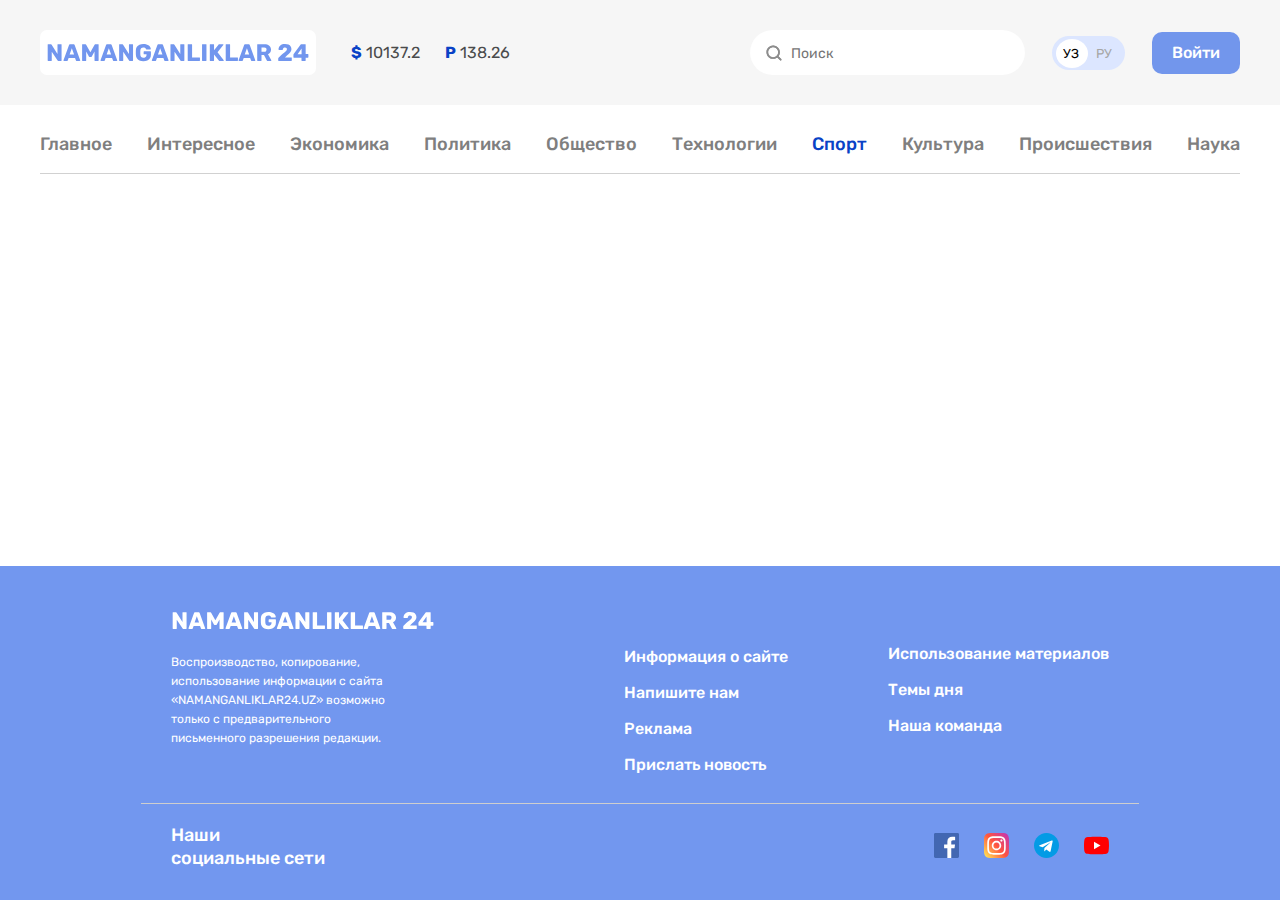
<file: pages/sport.html>
<!DOCTYPE html>
<html lang="en">
<head>
    <meta charset="UTF-8">
    <meta name="viewport" content="width=device-width, initial-scale=1.0">
    <link rel="stylesheet" href="../css/main.min.css">
    <title>Спорт</title>
</head>
<body>
    <header class="header">
        <div class="header--nav">
          <div class="header__container container">
            <div class="header__logos">
              <img
                class="header__logo"
                src="../images/logo.svg"
                alt=""
                width="276"
                height="45"
              />
              <ul class="header__list">
                <li class="header__item"><span>$</span> 10137.2</li>
                <li class="header__item"><span>P</span> 138.26</li>
              </ul>
            </div>
            <div class="btns">
              <input class="search__btn" type="text" placeholder="Поиск" />
              <a class="header__translate" href=""><span>УЗ</span>РУ</a>
              <a href="" class="header__btn">Войти</a>
            </div>
          </div>
        </div>
        <div class="sienav">
          <nav class="site__nav__container container">
            <ul class="sitenav__list">
              <li class="sitenav__item">
                <a href="../index.html"  class="sitenav__item--link">Главное</a>
              </li>
              <li class="sitenav__item">
                <a
                  href="./interesting/Interesting.html"
                  class="sitenav__item--link"
                  >Интересное</a
                >
              </li>
              <li class="sitenav__item">
                <a href="./economy.html"  class="sitenav__item--link">Экономика</a>
              </li>
              <li class="sitenav__item">
                <a href="./policy.html" class="sitenav__item--link">Политика</a>
              </li>
              <li class="sitenav__item">
                <a href="./society.html" class="sitenav__item--link">Общество</a>
              </li>
              <li class="sitenav__item">
                <a href="./technologies.html" class="sitenav__item--link">Технологии</a>
              </li>
              <li class="sitenav__item">
                <a href="#" id="active" class="sitenav__item--link">Спорт</a>
              </li>
              <li class="sitenav__item">
                <a href="./culture.html" class="sitenav__item--link">Культура</a>
              </li>
              <li class="sitenav__item">
                <a href="./Incidents.html" class="sitenav__item--link">Происшествия</a>
              </li>
              <li class="sitenav__item">
                <a href="./science.html" class="sitenav__item--link">Наука</a>
              </li>
            </ul>
          </nav>
        </div>
      </header>

      <main class="main"></main>
      
      <footer class="footer">
        <div class="footer__container">
          <div class="container">
            <div class="footer__about">
              <a href="#" class="footer__logo"
                ><img
                  src="../images/logo-white.svg"
                  alt=""
                  width="264"
                  height="28"
                  class="footer__logo__image"
              /></a>
              <p class="footer__meta">
                Воспроизводство, копирование, использование информации с сайта
                «NAMANGANLIKLAR24.UZ» возможно только с предварительного
                письменного разрешения редакции.
              </p>
            </div>
            <ul class="footer__links__list">
              <li class="footer__links__item">
                <ul class="footer__info--list">
                  <li class="footer__info__item">
                    <a href="" class="footer__info__item--link"
                      >Информация о сайте</a
                    >
                  </li>
                  <li class="footer__info__item">
                    <a href="./contact.html" class="footer__info__item--link">Напишите нам</a>
                  </li>
                  <li class="footer__info__item">
                    <a href="" class="footer__info__item--link">Реклама</a>
                  </li>
                  <li class="footer__info__item">
                    <a href="" class="footer__info__item--link"
                      >Прислать новость</a
                    >
                  </li>
                </ul>
              </li>
              <li class="footer__links__item">
                <ul class="footer__team">
                  <li class="footer__team__item">
                    <a href="" class="footer__team__item--link"
                      >Использование материалов</a
                    >
                  </li>
                  <li class="footer__team__item">
                    <a href="" class="footer__team__item--link">Темы дня</a>
                  </li>
                  <li class="footer__team__item">
                    <a href="" class="footer__team__item--link">Наша команда</a>
                  </li>
                </ul>
              </li>
            </ul>
          </div>
        </div>
        <div class="footer__cta">
          <div class="container">
            <h2 class="footer__cta--text">Наши социальные сети</h2>
            <ul class="footer__cta__list">
              <li class="footer__cta__item">
                <a href="" class="footer__cta__item--link"
                  ><img
                    src="../images/facebook-icon.svg"
                    alt=""
                    class="footer__cta__item--image"
                    width="25"
                    height="25"
                /></a>
              </li>
              <li class="footer__cta__item">
                <a href="" class="footer__cta__item--link"
                  ><img
                    src="../images/instagram-icon.svg"
                    alt=""
                    class="footer__cta__item--image"
                    width="25"
                    height="25"
                /></a>
              </li>
              <li class="footer__cta__item">
                <a href="" class="footer__cta__item--link"
                  ><img
                    src="../images/telegram-icon.svg"
                    alt=""
                    class="footer__cta__item--image"
                    width="25"
                    height="25"
                /></a>
              </li>
              <li class="footer__cta__item">
                <a href="" class="footer__cta__item--link"
                  ><img
                    src="../images/youtube-icon.svg"
                    alt=""
                    class="footer__cta__item--image"
                    width="25"
                    height="25"
                /></a>
              </li>
            </ul>
          </div>
        </div>
      </footer>
</body>
</html>
</file>
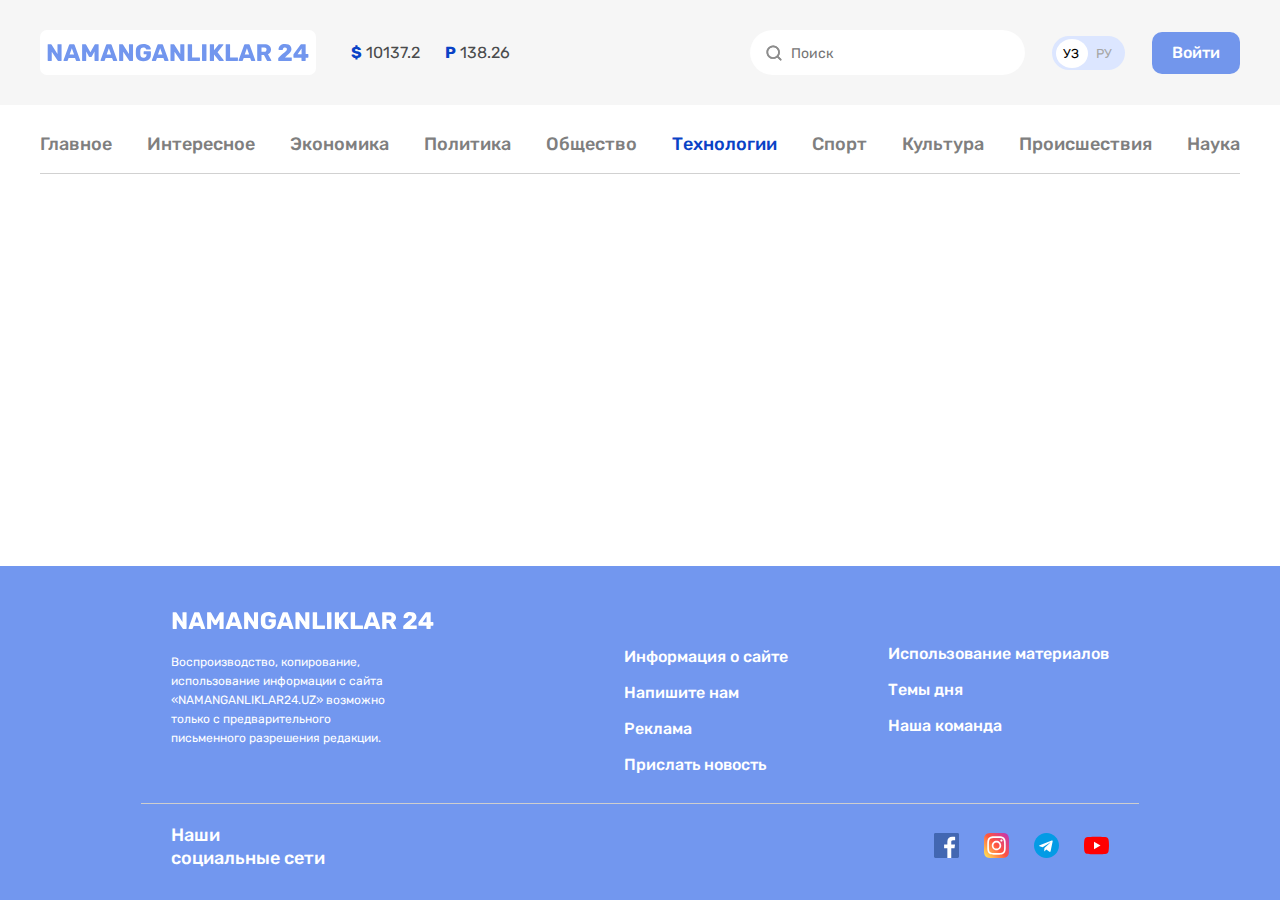
<file: pages/technologies.html>
<!DOCTYPE html>
<html lang="en">
<head>
    <meta charset="UTF-8">
    <meta name="viewport" content="width=device-width, initial-scale=1.0">
    <link rel="stylesheet" href="../css/main.min.css">
    <title>Технологии</title>
</head>
<body>
    <header class="header">
        <div class="header--nav">
          <div class="header__container container">
            <div class="header__logos">
              <img
                class="header__logo"
                src="../images/logo.svg"
                alt=""
                width="276"
                height="45"
              />
              <ul class="header__list">
                <li class="header__item"><span>$</span> 10137.2</li>
                <li class="header__item"><span>P</span> 138.26</li>
              </ul>
            </div>
            <div class="btns">
              <input class="search__btn" type="text" placeholder="Поиск" />
              <a class="header__translate" href=""><span>УЗ</span>РУ</a>
              <a href="" class="header__btn">Войти</a>
            </div>
          </div>
        </div>
        <div class="sienav">
          <nav class="site__nav__container container">
            <ul class="sitenav__list">
              <li class="sitenav__item">
                <a href="../index.html"  class="sitenav__item--link">Главное</a>
              </li>
              <li class="sitenav__item">
                <a
                  href="./interesting/Interesting.html"
                  class="sitenav__item--link"
                  >Интересное</a
                >
              </li>
              <li class="sitenav__item">
                <a href="./economy.html"  class="sitenav__item--link">Экономика</a>
              </li>
              <li class="sitenav__item">
                <a href="./policy.html" class="sitenav__item--link">Политика</a>
              </li>
              <li class="sitenav__item">
                <a href="./society.html" class="sitenav__item--link">Общество</a>
              </li>
              <li class="sitenav__item">
                <a href="#" id="active" class="sitenav__item--link">Технологии</a>
              </li>
              <li class="sitenav__item">
                <a href="./sport.html" class="sitenav__item--link">Спорт</a>
              </li>
              <li class="sitenav__item">
                <a href="./culture.html" class="sitenav__item--link">Культура</a>
              </li>
              <li class="sitenav__item">
                <a href="./Incidents.html" class="sitenav__item--link">Происшествия</a>
              </li>
              <li class="sitenav__item">
                <a href="./science.html" class="sitenav__item--link">Наука</a>
              </li>
            </ul>
          </nav>
        </div>
      </header>

      <main class="main"></main>
      
      <footer class="footer">
        <div class="footer__container">
          <div class="container">
            <div class="footer__about">
              <a href="#" class="footer__logo"
                ><img
                  src="../images/logo-white.svg"
                  alt=""
                  width="264"
                  height="28"
                  class="footer__logo__image"
              /></a>
              <p class="footer__meta">
                Воспроизводство, копирование, использование информации с сайта
                «NAMANGANLIKLAR24.UZ» возможно только с предварительного
                письменного разрешения редакции.
              </p>
            </div>
            <ul class="footer__links__list">
              <li class="footer__links__item">
                <ul class="footer__info--list">
                  <li class="footer__info__item">
                    <a href="" class="footer__info__item--link"
                      >Информация о сайте</a
                    >
                  </li>
                  <li class="footer__info__item">
                    <a href="./contact.html" class="footer__info__item--link">Напишите нам</a>
                  </li>
                  <li class="footer__info__item">
                    <a href="" class="footer__info__item--link">Реклама</a>
                  </li>
                  <li class="footer__info__item">
                    <a href="" class="footer__info__item--link"
                      >Прислать новость</a
                    >
                  </li>
                </ul>
              </li>
              <li class="footer__links__item">
                <ul class="footer__team">
                  <li class="footer__team__item">
                    <a href="" class="footer__team__item--link"
                      >Использование материалов</a
                    >
                  </li>
                  <li class="footer__team__item">
                    <a href="" class="footer__team__item--link">Темы дня</a>
                  </li>
                  <li class="footer__team__item">
                    <a href="" class="footer__team__item--link">Наша команда</a>
                  </li>
                </ul>
              </li>
            </ul>
          </div>
        </div>
        <div class="footer__cta">
          <div class="container">
            <h2 class="footer__cta--text">Наши социальные сети</h2>
            <ul class="footer__cta__list">
              <li class="footer__cta__item">
                <a href="" class="footer__cta__item--link"
                  ><img
                    src="../images/facebook-icon.svg"
                    alt=""
                    class="footer__cta__item--image"
                    width="25"
                    height="25"
                /></a>
              </li>
              <li class="footer__cta__item">
                <a href="" class="footer__cta__item--link"
                  ><img
                    src="../images/instagram-icon.svg"
                    alt=""
                    class="footer__cta__item--image"
                    width="25"
                    height="25"
                /></a>
              </li>
              <li class="footer__cta__item">
                <a href="" class="footer__cta__item--link"
                  ><img
                    src="../images/telegram-icon.svg"
                    alt=""
                    class="footer__cta__item--image"
                    width="25"
                    height="25"
                /></a>
              </li>
              <li class="footer__cta__item">
                <a href="" class="footer__cta__item--link"
                  ><img
                    src="../images/youtube-icon.svg"
                    alt=""
                    class="footer__cta__item--image"
                    width="25"
                    height="25"
                /></a>
              </li>
            </ul>
          </div>
        </div>
      </footer>
</body>
</html>
</file>
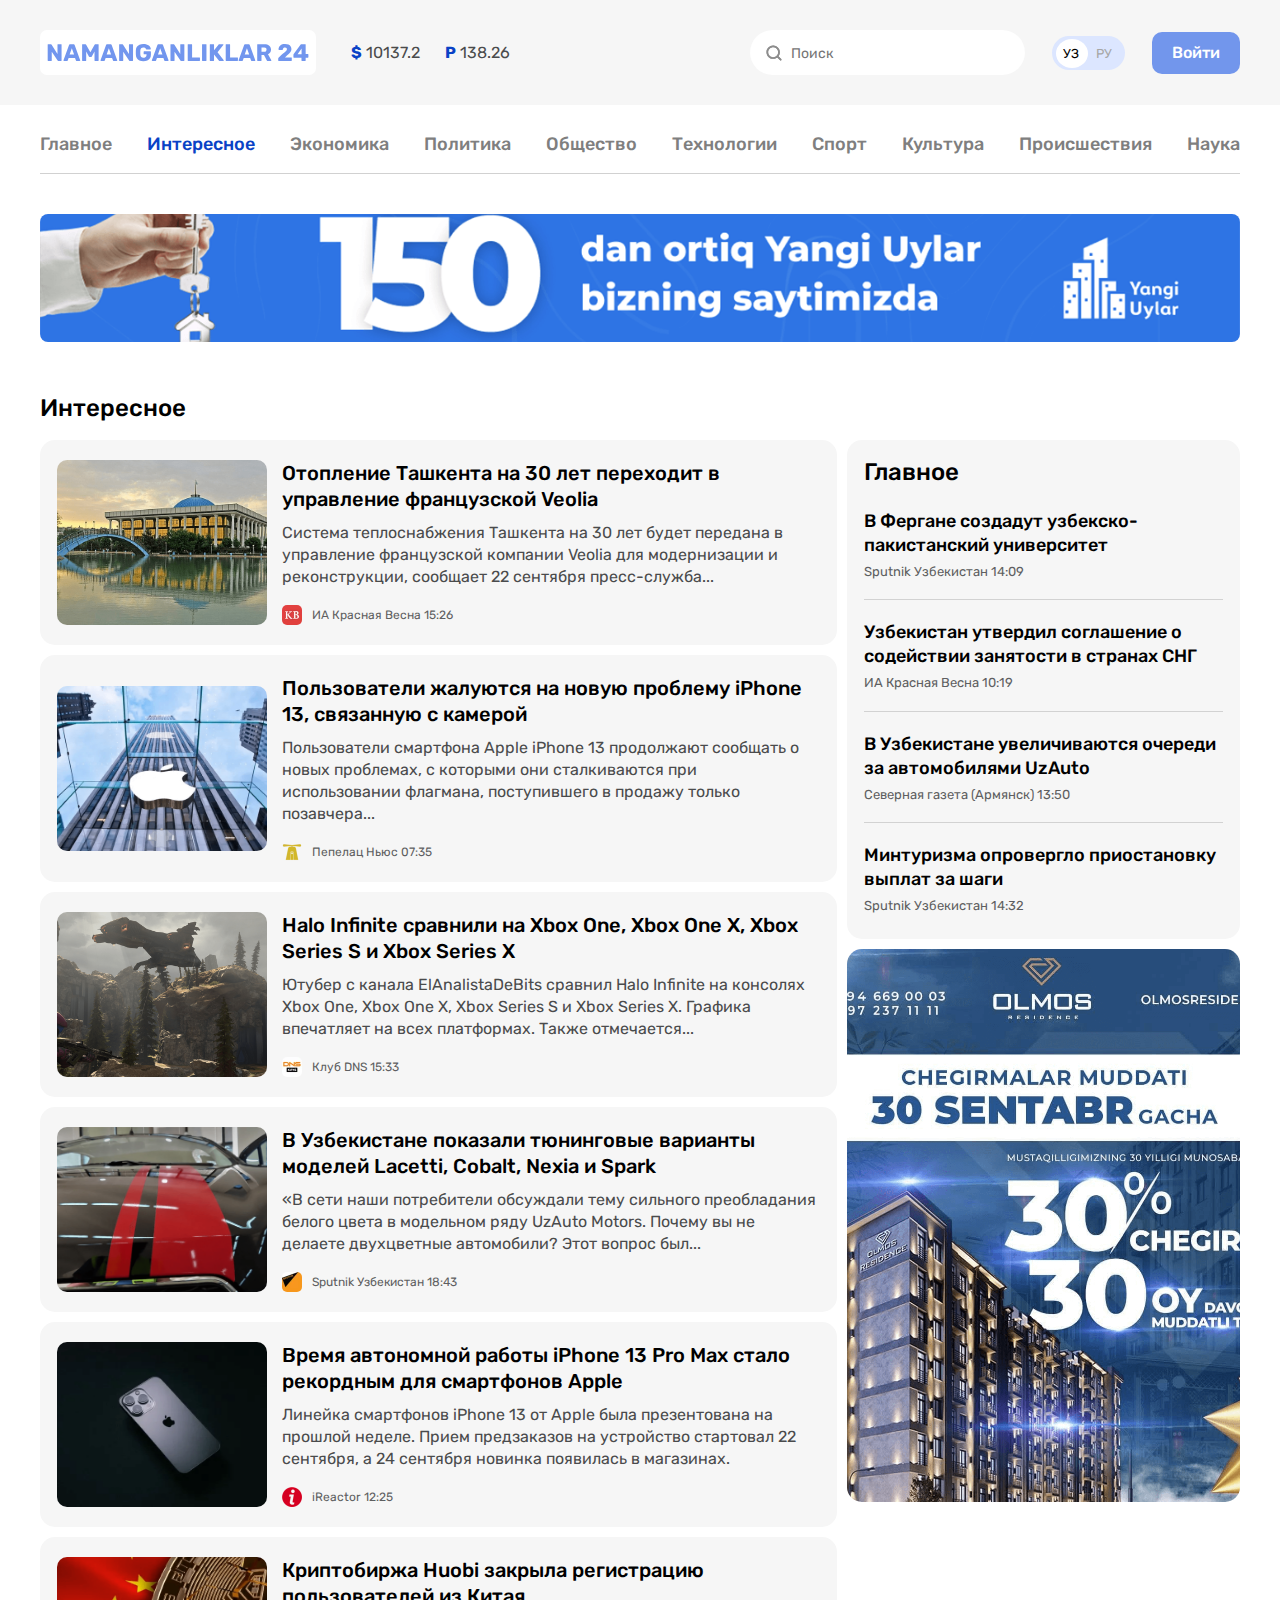
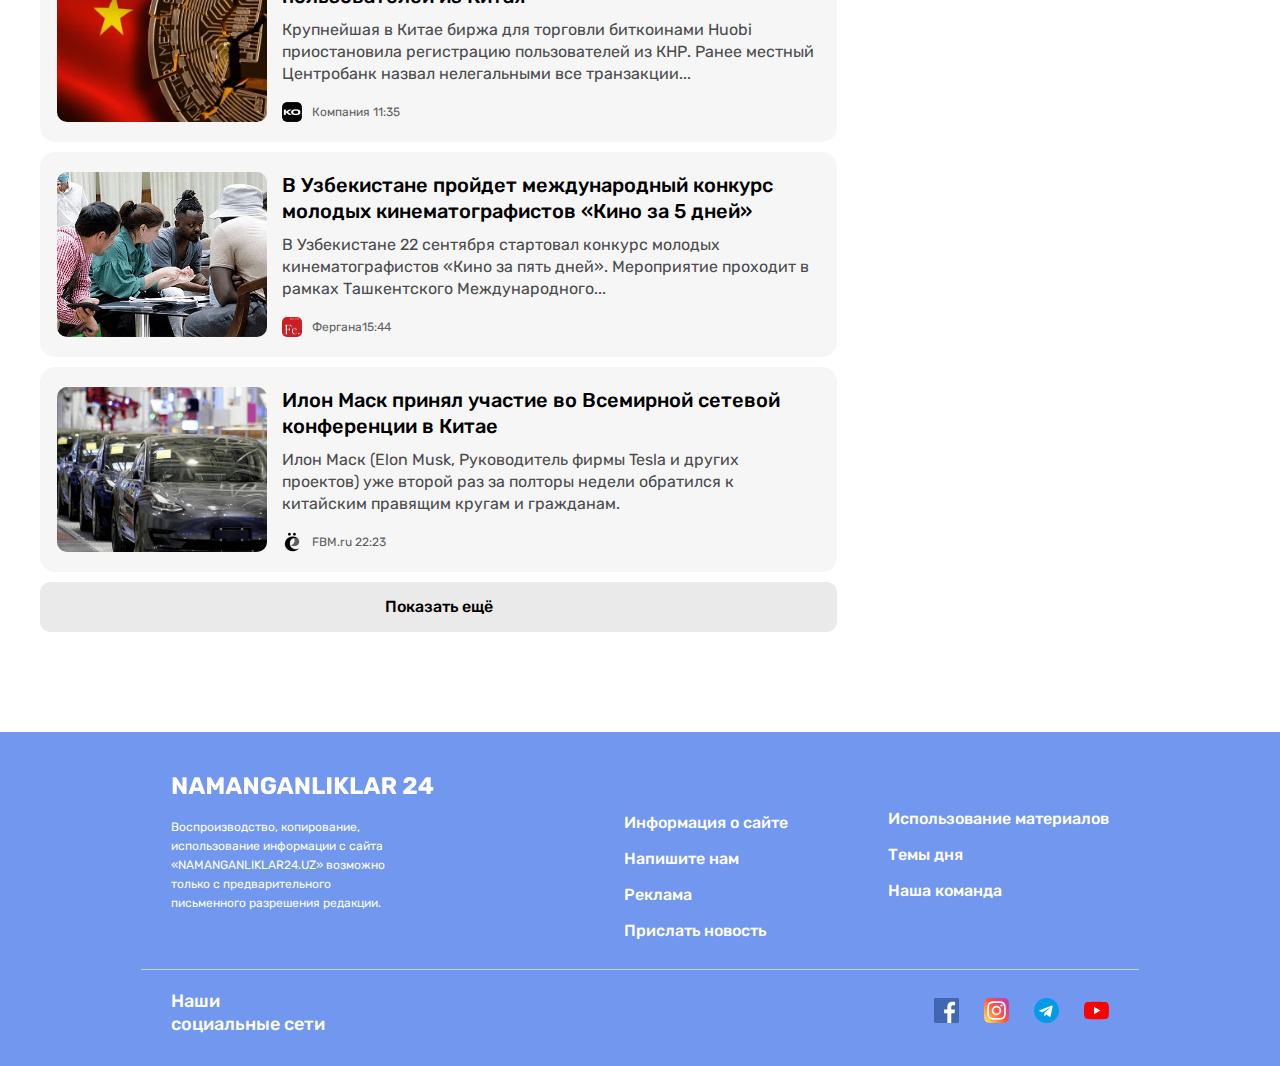
<file: pages/interesting/Interesting.html>
<!DOCTYPE html>
<html lang="en">
  <head>
    <meta charset="UTF-8" />
    <meta name="viewport" content="width=device-width, initial-scale=1.0" />
    <link rel="stylesheet" href="../../css/main.min.css" />
    <title>Интересное</title>
  </head>
  <body>
    <header class="header">
      <div class="header--nav">
        <div class="header__container container">
          <div class="header__logos">
            <img
              class="header__logo"
              src="../../images/logo.svg"
              alt=""
              width="276"
              height="45"
            />
            <ul class="header__list">
              <li class="header__item"><span>$</span> 10137.2</li>
              <li class="header__item"><span>P</span> 138.26</li>
            </ul>
          </div>
          <div class="btns">
            <input class="search__btn" type="text" placeholder="Поиск" />
            <a class="header__translate" href=""><span>УЗ</span>РУ</a>
            <a href="" class="header__btn">Войти</a>
          </div>
        </div>
      </div>
      <div class="sienav">
        <nav class="site__nav__container container">
          <ul class="sitenav__list">
            <li class="sitenav__item">
              <a href="../../index.html" class="sitenav__item--link">Главное</a>
            </li>
            <li class="sitenav__item">
              <a href="#" id="active" class="sitenav__item--link">Интересное</a>
            </li>
            <li class="sitenav__item">
              <a href="../economy.html" class="sitenav__item--link">Экономика</a>
            </li>
            <li class="sitenav__item">
              <a href="../policy.html" class="sitenav__item--link">Политика</a>
            </li>
            <li class="sitenav__item">
              <a href="../society.html" class="sitenav__item--link">Общество</a>
            </li>
            <li class="sitenav__item">
              <a href="../technologies.html" class="sitenav__item--link">Технологии</a>
            </li>
            <li class="sitenav__item">
              <a href="../sport.html" class="sitenav__item--link">Спорт</a>
            </li>
            <li class="sitenav__item">
              <a href="../culture.html" class="sitenav__item--link">Культура</a>
            </li>
            <li class="sitenav__item">
              <a href="../Incidents.html" class="sitenav__item--link">Происшествия</a>
            </li>
            <li class="sitenav__item">
              <a href="../science.html" class="sitenav__item--link">Наука</a>
            </li>
          </ul>
        </nav>
      </div>
    </header>

    <main class="main">
      <aside class="page-ad container">
        <a href="#" class="page__add--link"
          ><img
            class="page__add--image"
            src="../../images/yangi-uylar.png"
            alt=""
            width="1200"
            height="128"
        /></a>
      </aside>

      <section class="world__news__grid">
        <h2 class="world__news--title">Интересное</h2>
        <div class="worlds__news__grid__container container">
          <div class="world__news__cards">
            <article class="world__news__card">
              <img
                class="world__news__card--image"
                src="../../images/tashkent.png"
                alt=""
                width="210"
                height="165"
              />
              <div class="world__news__text__contant">
                <h3 class="world__news__caption">
                  <a href="" class="world__news__caption--link"
                    >Отопление Ташкента на 30 лет переходит в управление
                    французской Veolia</a
                  >
                </h3>
                <p class="world__news__desc">
                  Система теплоснабжения Ташкента на 30 лет будет передана в
                  управление французской компании Veolia для модернизации и
                  реконструкции, сообщает 22 сентября пресс-служба...
                </p>
                <div class="channel-info">
                  <img
                    class="channel-image"
                    src="../../images/red-spring.png"
                    alt=""
                    width="20"
                    height="20"
                  />
                  <span class="channel-name"
                    >ИА Красная Весна<time datetime="15:26"> 15:26</time></span
                  >
                </div>
              </div>
            </article>
            <article class="world__news__card">
              <img
                class="world__news__card--image"
                src="../../images/apple-companiya.png"
                alt=""
                width="210"
                height="165"
              />
              <div class="world__news__text__contant">
                <h3 class="world__news__caption">
                  <a href="" class="world__news__caption--link"
                    >Пользователи жалуются на новую проблему iPhone 13,
                    связанную с камерой</a
                  >
                </h3>
                <p class="world__news__desc">
                  Пользователи смартфона Apple iPhone 13 продолжают сообщать о
                  новых проблемах, с которыми они сталкиваются при использовании
                  флагмана, поступившего в продажу только позавчера...
                </p>
                <div class="channel-info">
                  <img
                    class="channel-image"
                    src="../../images/pepelas-news.png"
                    alt=""
                    width="20"
                    height="20"
                  />
                  <span class="channel-name"
                    >Пепелац Ньюс <time datetime=" 07:35"> 07:35</time></span
                  >
                </div>
              </div>
            </article>
            <article class="world__news__card">
              <img
                class="world__news__card--image"
                src="../../images/game.png"
                alt=""
                width="210"
                height="165"
              />
              <div class="world__news__text__contant">
                <h3 class="world__news__caption">
                  <a href="" class="world__news__caption--link"
                    >Halo Infinite сравнили на Xbox One, Xbox One X, Xbox Series
                    S и Xbox Series X</a
                  >
                </h3>
                <p class="world__news__desc">
                  Ютубер с канала ElAnalistaDeBits сравнил Halo Infinite на
                  консолях Xbox One, Xbox One X, Xbox Series S и Xbox Series X.
                  Графика впечатляет на всех платформах. Также отмечается...
                </p>
                <div class="channel-info">
                  <img
                    class="channel-image"
                    src="../../images/club-dns.png"
                    alt=""
                    width="20"
                    height="20"
                  />
                  <span class="channel-name"
                    >Клуб DNS <time datetime="15:33">15:33 </time></span
                  >
                </div>
              </div>
            </article>
            <article class="world__news__card">
              <img
                class="world__news__card--image"
                src="../../images/uzautomotors.png"
                alt=""
                width="210"
                height="165"
              />
              <div class="world__news__text__contant">
                <h3 class="world__news__caption">
                  <a href="" class="world__news__caption--link"
                    >В Узбекистане показали тюнинговые варианты моделей Lacetti,
                    Cobalt, Nexia и Spark</a
                  >
                </h3>
                <p class="world__news__desc">
                  «В сети наши потребители обсуждали тему сильного преобладания
                  белого цвета в модельном ряду UzAuto Motors. Почему вы не
                  делаете двухцветные автомобили? Этот вопрос был...
                </p>
                <div class="channel-info">
                  <img
                    class="channel-image"
                    src="../../images/sputnik-uzb.png"
                    alt=""
                    width="20"
                    height="20"
                  />
                  <span class="channel-name"
                    >Sputnik Узбекистан
                    <time datetime="18:43"> 18:43 </time></span
                  >
                </div>
              </div>
            </article>

            <article class="world__news__card">
              <img
                class="world__news__card--image"
                src="../../images/iphone-13promax.png"
                alt=""
                width="210"
                height="165"
              />
              <div class="world__news__text__contant">
                <h3 class="world__news__caption">
                  <a href="" class="world__news__caption--link"
                    >Время автономной работы iPhone 13 Pro Max стало рекордным
                    для смартфонов Apple</a
                  >
                </h3>
                <p class="world__news__desc">
                  Линейка смартфонов iPhone 13 от Apple была презентована на
                  прошлой неделе. Прием предзаказов на устройство стартовал 22
                  сентября, а 24 сентября новинка появилась в магазинах.
                </p>
                <div class="channel-info">
                  <img
                    class="channel-image"
                    src="../../images/ireactor.png"
                    alt=""
                    width="20"
                    height="20"
                  />
                  <span class="channel-name"
                    >iReactor <time datetime="12:25"> 12:25</time></span
                  >
                </div>
              </div>
            </article>
            <article class="world__news__card">
              <img
                class="world__news__card--image"
                src="../../images/huobi.png"
                alt=""
                width="210"
                height="165"
              />
              <div class="world__news__text__contant">
                <h3 class="world__news__caption">
                  <a href="" class="world__news__caption--link"
                    >Криптобиржа Huobi закрыла регистрацию пользователей из
                    Китая</a
                  >
                </h3>
                <p class="world__news__desc">
                  Крупнейшая в Китае биржа для торговли биткоинами Huobi
                  приостановила регистрацию пользователей из КНР. Ранее местный
                  Центробанк назвал нелегальными все транзакции...
                </p>
                <div class="channel-info">
                  <img
                    class="channel-image"
                    src="../../images/conmapmy.png"
                    alt=""
                    width="20"
                    height="20"
                  />
                  <span class="channel-name"
                    >Компания <time datetime="11:35"> 11:35</time></span
                  >
                </div>
              </div>
            </article>
            <article class="world__news__card">
              <img
                class="world__news__card--image"
                src="../../images/uzbekistan-cinema.png"
                alt=""
                width="210"
                height="165"
              />
              <div class="world__news__text__contant">
                <h3 class="world__news__caption">
                  <a href="#" class="world__news__caption--link"
                    >В Узбекистане пройдет международный конкурс молодых
                    кинематографистов «Кино за 5 дней»</a
                  >
                </h3>
                <p class="world__news__desc">
                  В Узбекистане 22 сентября стартовал конкурс молодых
                  кинематографистов «Кино за пять дней». Мероприятие проходит в
                  рамках Ташкентского Международного...
                </p>
                <div class="channel-info">
                  <img
                    class="channel-image"
                    src="../../images/fergana.png"
                    alt=""
                    width="20"
                    height="20"
                  />
                  <span class="channel-name"
                    >Фергана<time datetime="15:44">15:44 </time></span
                  >
                </div>
              </div>
            </article>
            <article class="world__news__card">
              <img
                class="world__news__card--image"
                src="../../images/tesla.png"
                alt=""
                width="210"
                height="165"
              />
              <div class="world__news__text__contant">
                <h3 class="world__news__caption">
                  <a href="./tesla.html" class="world__news__caption--link"
                    >Илон Маск принял участие во Всемирной сетевой конференции в
                    Китае</a
                  >
                </h3>
                <p class="world__news__desc">
                  Илон Маск (Elon Musk, Руководитель фирмы Tesla и других
                  проектов) уже второй раз за полторы недели обратился к
                  китайским правящим кругам и гражданам.
                </p>
                <div class="channel-info">
                  <img
                    class="channel-image"
                    src="../../images/solenka.png"
                    alt=""
                    width="20"
                    height="20"
                  />
                  <span class="channel-name"
                    >FBM.ru <time datetime="22:23"> 22:23 </time></span
                  >
                </div>
              </div>
            </article>

            <a href="" class="worlds__news__card--btn">Показать ещё </a>
          </div>

          <div class="headline">
              <div class="headline__cards">
                <h3 class="headline__cards--title"><a  href="../../index.html" >Главное</a></h3>
                <article class="headline__card">
                  <h4 class="headline__card--title">
                    <a href="../../index.html" class="headline__card--link"
                      >В Фергане создадут узбекско-пакистанский университет</a
                    >
                  </h4>
                  <span class="headline__channel">
                    Sputnik Узбекистан <time datetime="14:09">14:09</time>
                  </span>
                </article>
                <article class="headline__card">
                  <h4 class="headline__card--title">
                    <a href="../../index.html" class="headline__card--link"
                      >Узбекистан утвердил соглашение о содействии занятости в
                      странах СНГ</a
                    >
                  </h4>
                  <span class="headline__channel"
                    >ИА Красная Весна <time datetime="10:19"> 10:19</time>
                  </span>
                </article>
                <article class="headline__card">
                  <h4 class="headline__card--title">
                    <a href="../../index.html" class="headline__card--link"
                      >В Узбекистане увеличиваются очереди за автомобилями UzAuto</a
                    >
                  </h4>
                  <span class="headline__channel"
                    >Северная газета (Армянск) <time datetime="13:50"> 13:50</time>
                  </span>
                </article>
                <article class="headline__card">
                  <h4 class="headline__card--title">
                    <a href="../../index.html" class="headline__card--link">
                      Минтуризма опровергло приостановку выплат за шаги</a
                    >
                  </h4>
                  <span class="headline__channel"
                    >Sputnik Узбекистан <time datetime="14:32">14:32 </time>
                  </span>
                </article>
              </div>
              <aside class="worlds__ad">
                <a href="#" class="worlds__ad--link">
                  <img
                    class="worlds__add--image"
                    src="../../images/olmos-recidense.png"
                    alt=""
                    width="393"
                    height="553"
                  />
                </a>
              </aside>
          </div>
        </div>
      </section>
    </main>
    
    <footer class="footer">
      <div class="footer__container">
        <div class="container">
          <div class="footer__about">
            <a href="#" class="footer__logo"
              ><img
                src="../../images/logo-white.svg"
                alt=""
                width="264"
                  height="28"
                class="footer__logo__image"
            /></a>
            <p class="footer__meta">
              Воспроизводство, копирование, использование информации с сайта
              «NAMANGANLIKLAR24.UZ» возможно только с предварительного
              письменного разрешения редакции.
            </p>
          </div>
          <ul class="footer__links__list">
            <li class="footer__links__item">
              <ul class="footer__info--list">
                <li class="footer__info__item">
                  <a href="" class="footer__info__item--link"
                    >Информация о сайте</a
                  >
                </li>
                <li class="footer__info__item">
                  <a href="../contact.html" class="footer__info__item--link">Напишите нам</a>
                </li>
                <li class="footer__info__item">
                  <a href="" class="footer__info__item--link">Реклама</a>
                </li>
                <li class="footer__info__item">
                  <a href="" class="footer__info__item--link"
                    >Прислать новость</a
                  >
                </li>
              </ul>
            </li>
            <li class="footer__links__item">
              <ul class="footer__team">
                <li class="footer__team__item">
                  <a href="" class="footer__team__item--link"
                    >Использование материалов</a
                  >
                </li>
                <li class="footer__team__item">
                  <a href="" class="footer__team__item--link">Темы дня</a>
                </li>
                <li class="footer__team__item">
                  <a href="" class="footer__team__item--link">Наша команда</a>
                </li>
              </ul>
            </li>
          </ul>
        </div>
      </div>
      <div class="footer__cta">
        <div class="container">
          <h2 class="footer__cta--text">Наши социальные сети</h2>
          <ul class="footer__cta__list">
            <li class="footer__cta__item">
              <a href="" class="footer__cta__item--link"
                ><img
                  src="../../images/facebook-icon.svg"
                  alt=""
                  class="footer__cta__item--image"
                  width="25"
                  height="25"
              /></a>
            </li>
            <li class="footer__cta__item">
              <a href="" class="footer__cta__item--link"
                ><img
                  src="../../images/instagram-icon.svg"
                  alt=""
                  class="footer__cta__item--image"
                  width="25"
                  height="25"
              /></a>
            </li>
            <li class="footer__cta__item">
              <a href="" class="footer__cta__item--link"
                ><img
                  src="../../images/telegram-icon.svg"
                  alt=""
                  class="footer__cta__item--image"
                  width="25"
                  height="25"
              /></a>
            </li>
            <li class="footer__cta__item">
              <a href="" class="footer__cta__item--link"
                ><img
                  src="../../images/youtube-icon.svg"
                  alt=""
                  class="footer__cta__item--image"
                  width="25"
                  height="25"
              /></a>
            </li>
          </ul>
        </div>
      </div>
    </footer>
  </body>
</html>
</file>
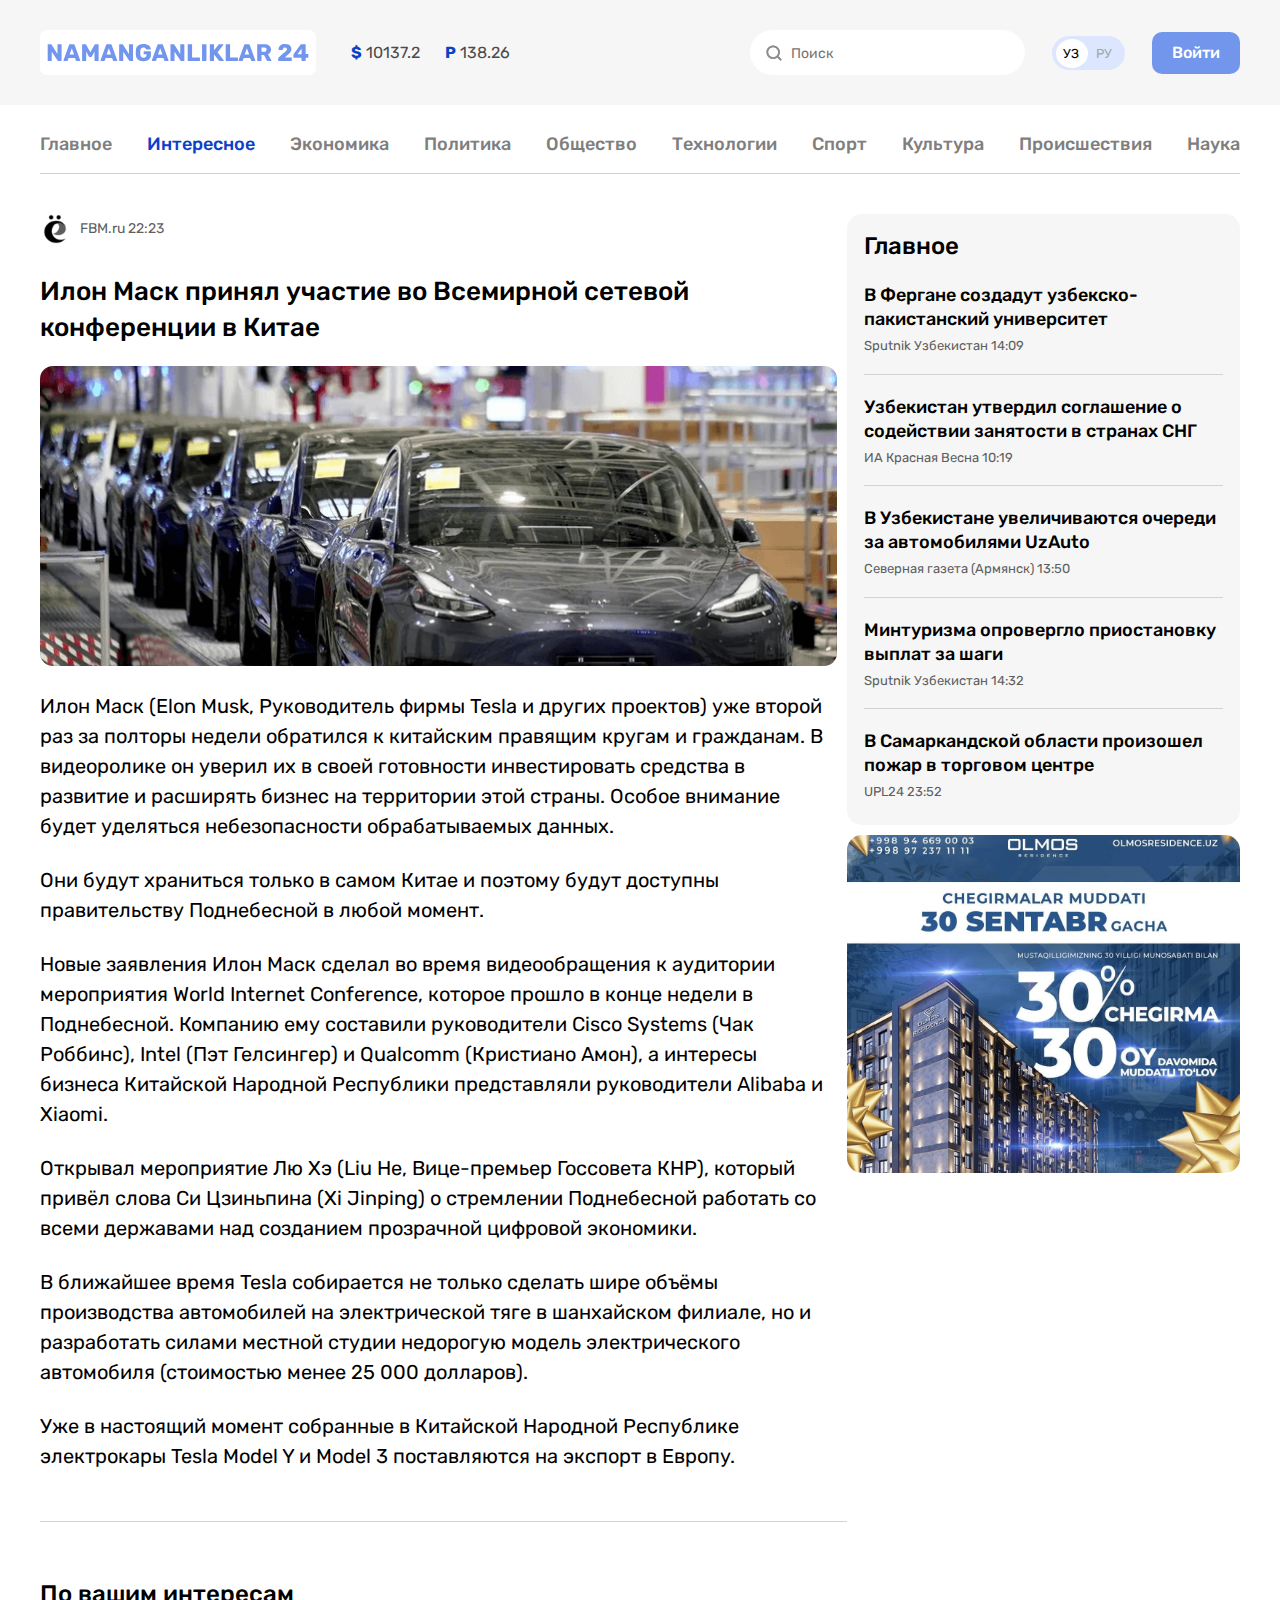
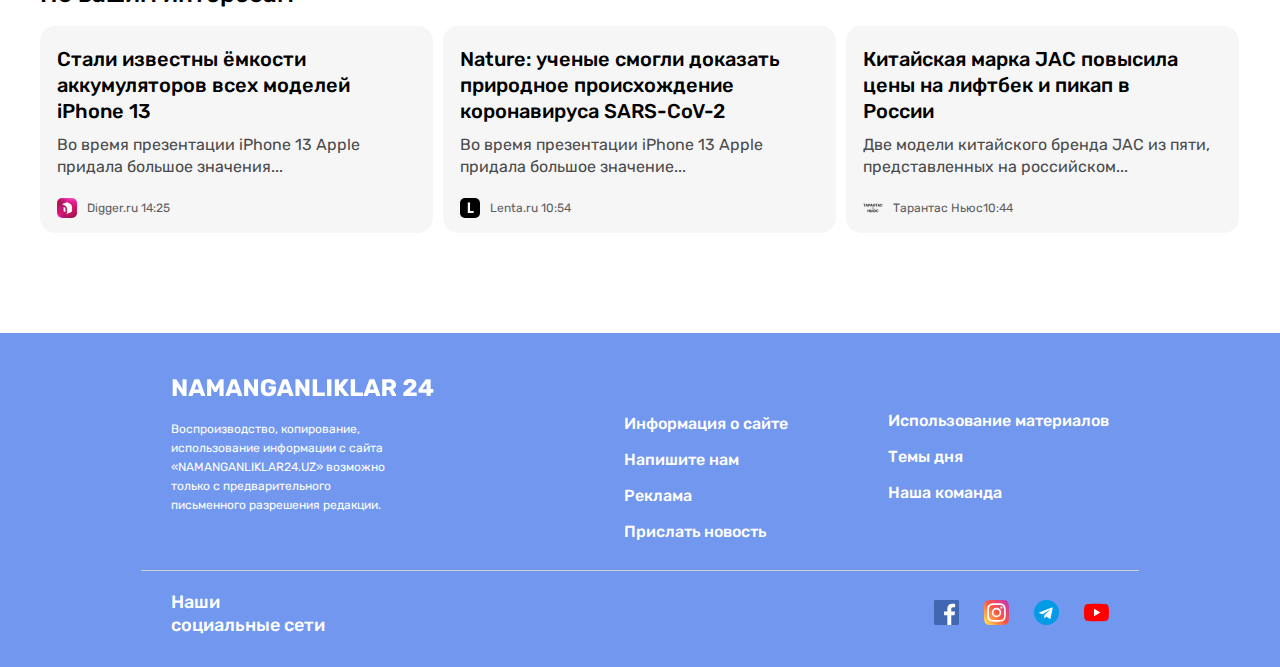
<file: pages/interesting/tesla.html>
<!DOCTYPE html>
<html lang="en">
  <head>
    <meta charset="UTF-8" />
    <meta name="viewport" content="width=device-width, initial-scale=1.0" />
    <link rel="stylesheet" href="../../css/main.min.css" />
    <title>FBM.ru</title>
  </head>
  <body>
    <header class="header">
      <div class="header--nav">
        <div class="header__container container">
          <div class="header__logos">
            <img
              class="header__logo"
              src="../../images/logo.svg"
              alt=""
              width="276"
              height="45"
            />
            <ul class="header__list">
              <li class="header__item"><span>$</span> 10137.2</li>
              <li class="header__item"><span>P</span> 138.26</li>
            </ul>
          </div>
          <div class="btns">
            <input class="search__btn" type="text" placeholder="Поиск" />
            <a class="header__translate" href=""><span>УЗ</span>РУ</a>
            <a href="" class="header__btn">Войти</a>
          </div>
        </div>
      </div>
      <div class="sienav">
        <nav class="site__nav__container container">
          <ul class="sitenav__list">
            <li class="sitenav__item">
              <a href="../../index.html" class="sitenav__item--link">Главное</a>
            </li>
            <li class="sitenav__item">
              <a href="#" id="active" class="sitenav__item--link">Интересное</a>
            </li>
            <li class="sitenav__item">
              <a href="../economy.html" class="sitenav__item--link"
                >Экономика</a
              >
            </li>
            <li class="sitenav__item">
              <a href="../policy.html" class="sitenav__item--link">Политика</a>
            </li>
            <li class="sitenav__item">
              <a href="../society.html" class="sitenav__item--link">Общество</a>
            </li>
            <li class="sitenav__item">
              <a href="../technologies.html" class="sitenav__item--link"
                >Технологии</a
              >
            </li>
            <li class="sitenav__item">
              <a href="../sport.html" class="sitenav__item--link">Спорт</a>
            </li>
            <li class="sitenav__item">
              <a href="../culture.html" class="sitenav__item--link">Культура</a>
            </li>
            <li class="sitenav__item">
              <a href="../Incidents.html" class="sitenav__item--link"
                >Происшествия</a
              >
            </li>
            <li class="sitenav__item">
              <a href="../science.html" class="sitenav__item--link">Наука</a>
            </li>
          </ul>
        </nav>
      </div>
    </header>
    
    <main class="main">
      <section class="interesting__article">
        <div class="interesting__article__container container">
          <article class="interesting__text__contant">
            <div class="chanel__info">
              <img
                class="channel__info--logo"
                src="../../images/solenka.png"
                alt=""
                width="30"
                height="30"
              />
              <span class="channel__info--name">
                FBM.ru<time datetime="22:23"> 22:23</time></span
              >
            </div>
            <h2 class="interesting__text__contant-title">
              <a href="./Interesting.html" class="interesting__text__contant--link">Илон Маск принял участие во Всемирной сетевой конференции в Китае</a>
            </h2>
            <img
              class="interesting__text__contant--image"
              src="../../images/tesla.png"
              alt=""
              width="797"
              height="300"
            />
            <p class="interesting__text__contant--desc">
              Илон Маск (Elon Musk, Руководитель фирмы Tesla и других проектов)
              уже второй раз за полторы недели обратился к китайским правящим
              кругам и гражданам. В видеоролике он уверил их в своей готовности
              инвестировать средства в развитие и расширять бизнес на территории
              этой страны. Особое внимание будет уделяться небезопасности
              обрабатываемых данных.
            </p>
            <p class="interesting__text__contant--desc">
              Они будут храниться только в самом Китае и поэтому будут доступны
              правительству Поднебесной в любой момент.
            </p>
            <p class="interesting__text__contant--desc">
              Новые заявления Илон Маск сделал во время видеообращения к
              аудитории мероприятия World Internet Conference, которое прошло в
              конце недели в Поднебесной. Компанию ему составили руководители
              Cisco Systems (Чак Роббинс), Intel (Пэт Гелсингер) и Qualcomm
              (Кристиано Амон), а интересы бизнеса Китайской Народной Республики
              представляли руководители Alibaba и Xiaomi.
            </p>
            <p class="interesting__text__contant--desc">
              Открывал мероприятие Лю Хэ (Liu He, Вице-премьер Госсовета КНР),
              который привёл слова Си Цзиньпина (Xi Jinping) о стремлении
              Поднебесной работать со всеми державами над созданием прозрачной
              цифровой экономики.
            </p>
            <p class="interesting__text__contant--desc">
              В ближайшее время Tesla собирается не только сделать шире объёмы
              производства автомобилей на электрической тяге в шанхайском
              филиале, но и разработать силами местной студии недорогую модель
              электрического автомобиля (стоимостью менее 25 000 долларов).
            </p>
            <p class="interesting__text__contant--desc">
              Уже в настоящий момент собранные в Китайской Народной Республике
              электрокары Tesla Model Y и Model 3 поставляются на экспорт в
              Европу.
            </p>
          </article>
          <div class="headline">
            <div class="headline__cards">
              <h3 class="headline__cards--title">
                <a href="../../index.html">Главное</a>
              </h3>
              <article class="headline__card">
                <h4 class="headline__card--title">
                  <a href="../../index.html" class="headline__card--link"
                    >В Фергане создадут узбекско-пакистанский университет</a
                  >
                </h4>
                <span class="headline__channel">
                  Sputnik Узбекистан <time datetime="14:09">14:09</time>
                </span>
              </article>
              <article class="headline__card">
                <h4 class="headline__card--title">
                  <a href="../../index.html" class="headline__card--link"
                    >Узбекистан утвердил соглашение о содействии занятости в
                    странах СНГ</a
                  >
                </h4>
                <span class="headline__channel"
                  >ИА Красная Весна <time datetime="10:19"> 10:19</time>
                </span>
              </article>
              <article class="headline__card">
                <h4 class="headline__card--title">
                  <a href="../../index.html" class="headline__card--link"
                    >В Узбекистане увеличиваются очереди за автомобилями
                    UzAuto</a
                  >
                </h4>
                <span class="headline__channel"
                  >Северная газета (Армянск)
                  <time datetime="13:50"> 13:50</time>
                </span>
              </article>
              <article class="headline__card">
                <h4 class="headline__card--title">
                  <a href="../../index.html" class="headline__card--link">
                    Минтуризма опровергло приостановку выплат за шаги</a
                  >
                </h4>
                <span class="headline__channel"
                  >Sputnik Узбекистан <time datetime="14:32">14:32 </time>
                </span>
              </article>

              <article class="headline__card">
                <h4 class="headline__card--title">
                  <a href="../../index.html" class="headline__card--link">
                    В Самаркандской области произошел пожар в торговом центре</a
                  >
                </h4>
                <span class="headline__channel"
                  >UPL24 <time datetime="23:52">23:52 </time>
                </span>
              </article>
            </div>
            <aside class="worlds__ad">
              <a href="#" class="worlds__ad--link">
                <img
                  class="worlds__add--image"
                  src="../../images/olmos-recidense.png"
                  alt=""
                  width="393"
                  height="338"
                />
              </a>
            </aside>
          </div>
        </div>
      </section>
      <section class="interesting__news">
        <h2 class="interesting__news__title">По вашим интересам</h2>
        <div class="interesting__news__container container">
          <article class="interesting__news__card">
            <h3 class="interesting__news__card--title">
              <a href="../../index.html" class="intteresting__news__card--link"
                >Стали известны ёмкости аккумуляторов всех моделей iPhone 13</a
              >
            </h3>
            <p class="interesting__news_card--desc">
              Во время презентации iPhone 13 Apple придала большое значения...
            </p>
            <div class="interesting__chanel__info">
              <img
                class="interesting__chanel__image"
                src="../../images/digger.png"
                alt=""
                width="20"
                height="20"
              />
              <span class="interesting__chanel__name"
                >Digger.ru <time datetime="14:25">14:25</time></span
              >
            </div>
          </article>

          <article class="interesting__news__card">
            <h3 class="interesting__news__card--title">
              <a href="../../index.html" class="intteresting__news__card--link">
                Nature: ученые смогли доказать природное происхождение
                коронавируса SARS-CoV-2</a
              >
            </h3>
            <p class="interesting__news_card--desc">
              Во время презентации iPhone 13 Apple придала большое значение...
            </p>
            <div class="interesting__chanel__info">
              <img
                class="interesting__chanel__image"
                src="../../images/lenta.png"
                alt=""
                width="20"
                height="20"
              />
              <span class="interesting__chanel__name"
                >Lenta.ru <time datetime="10:54">10:54</time></span
              >
            </div>
          </article>

          <article class="interesting__news__card">
            <h3 class="interesting__news__card--title">
              <a href="../../index.html" class="intteresting__news__card--link">
                Китайская марка JAC повысила цены на лифтбек и пикап в <br> России</a
              >
            </h3>
            <p class="interesting__news_card--desc">
              Две модели китайского бренда JAC из пяти, представленных на
              российском...
            </p>
            <div class="interesting__chanel__info">
              <img
                class="interesting__chanel__image"
                src="../../images/tarantas.png"
                alt=""
                width="20"
                height="20"
              />
              <span class="interesting__chanel__name"
                >Тарантас Ньюс<time datetime="10:44">10:44</time></span
              >
            </div>
          </article>
        </div>
      </section>
    </main>

    <footer class="footer">
      <div class="footer__container">
        <div class="container">
          <div class="footer__about">
            <a href="#" class="footer__logo"
              ><img
                src="../../images/logo-white.svg"
                alt=""
                width="264"
                height="28"
                class="footer__logo__image"
            /></a>
            <p class="footer__meta">
              Воспроизводство, копирование, использование информации с сайта
              «NAMANGANLIKLAR24.UZ» возможно только с предварительного
              письменного разрешения редакции.
            </p>
          </div>
          <ul class="footer__links__list">
            <li class="footer__links__item">
              <ul class="footer__info--list">
                <li class="footer__info__item">
                  <a href="" class="footer__info__item--link"
                    >Информация о сайте</a
                  >
                </li>
                <li class="footer__info__item">
                  <a href="../contact.html" class="footer__info__item--link">Напишите нам</a>
                </li>
                <li class="footer__info__item">
                  <a href="" class="footer__info__item--link">Реклама</a>
                </li>
                <li class="footer__info__item">
                  <a href="" class="footer__info__item--link"
                    >Прислать новость</a
                  >
                </li>
              </ul>
            </li>
            <li class="footer__links__item">
              <ul class="footer__team">
                <li class="footer__team__item">
                  <a href="" class="footer__team__item--link"
                    >Использование материалов</a
                  >
                </li>
                <li class="footer__team__item">
                  <a href="" class="footer__team__item--link">Темы дня</a>
                </li>
                <li class="footer__team__item">
                  <a href="" class="footer__team__item--link">Наша команда</a>
                </li>
              </ul>
            </li>
          </ul>
        </div>
      </div>
      <div class="footer__cta">
        <div class="container">
          <h2 class="footer__cta--text">Наши социальные сети</h2>
          <ul class="footer__cta__list">
            <li class="footer__cta__item">
              <a href="" class="footer__cta__item--link"
                ><img
                  src="../../images/facebook-icon.svg"
                  alt=""
                  class="footer__cta__item--image"
                  width="25"
                  height="25"
              /></a>
            </li>
            <li class="footer__cta__item">
              <a href="" class="footer__cta__item--link"
                ><img
                  src="../../images/instagram-icon.svg"
                  alt=""
                  class="footer__cta__item--image"
                  width="25"
                  height="25"
              /></a>
            </li>
            <li class="footer__cta__item">
              <a href="" class="footer__cta__item--link"
                ><img
                  src="../../images/telegram-icon.svg"
                  alt=""
                  class="footer__cta__item--image"
                  width="25"
                  height="25"
              /></a>
            </li>
            <li class="footer__cta__item">
              <a href="" class="footer__cta__item--link"
                ><img
                  src="../../images/youtube-icon.svg"
                  alt=""
                  class="footer__cta__item--image"
                  width="25"
                  height="25"
              /></a>
            </li>
          </ul>
        </div>
      </div>
    </footer>
  </body>
</html>
</file>
<file: css/main.min.css>
/*! normalize.css v8.0.1 | MIT License | github.com/necolas/normalize.css */html{line-height:1.15;-webkit-text-size-adjust:100%}body{margin:0}main{display:block}h1{font-size:2em;margin:.67em 0}hr{-webkit-box-sizing:content-box;box-sizing:content-box;height:0;overflow:visible}pre{font-family:monospace,monospace;font-size:1em}a{background-color:rgba(0,0,0,0)}abbr[title]{border-bottom:none;text-decoration:underline;-webkit-text-decoration:underline dotted;text-decoration:underline dotted}b,strong{font-weight:bolder}code,kbd,samp{font-family:monospace,monospace;font-size:1em}small{font-size:80%}sub,sup{font-size:75%;line-height:0;position:relative;vertical-align:baseline}sub{bottom:-0.25em}sup{top:-0.5em}img{border-style:none}button,input,optgroup,select,textarea{font-family:inherit;font-size:100%;line-height:1.15;margin:0}button,input{overflow:visible}button,select{text-transform:none}button,[type=button],[type=reset],[type=submit]{-webkit-appearance:button}button::-moz-focus-inner,[type=button]::-moz-focus-inner,[type=reset]::-moz-focus-inner,[type=submit]::-moz-focus-inner{border-style:none;padding:0}button:-moz-focusring,[type=button]:-moz-focusring,[type=reset]:-moz-focusring,[type=submit]:-moz-focusring{outline:1px dotted ButtonText}fieldset{padding:.35em .75em .625em}legend{-webkit-box-sizing:border-box;box-sizing:border-box;color:inherit;display:table;max-width:100%;padding:0;white-space:normal}progress{vertical-align:baseline}textarea{overflow:auto}[type=checkbox],[type=radio]{-webkit-box-sizing:border-box;box-sizing:border-box;padding:0}[type=number]::-webkit-inner-spin-button,[type=number]::-webkit-outer-spin-button{height:auto}[type=search]{-webkit-appearance:textfield;outline-offset:-2px}[type=search]::-webkit-search-decoration{-webkit-appearance:none}::-webkit-file-upload-button{-webkit-appearance:button;font:inherit}details{display:block}summary{display:list-item}template{display:none}[hidden]{display:none}*,*::after,*::before{margin:0;padding:0;-webkit-box-sizing:border-box;box-sizing:border-box;-webkit-transition:.3s;transition:.3s}html{height:100%;font-size:62.5%;scroll-behavior:smooth}a{text-decoration:none;display:inline-block}ul,ol{list-style:none}img{display:-webkit-box;display:-ms-flexbox;display:flex;-o-object-fit:cover;object-fit:cover}body{font-family:"Rubik";display:-webkit-box;display:-ms-flexbox;display:flex;-webkit-box-orient:vertical;-webkit-box-direction:normal;-ms-flex-direction:column;flex-direction:column;height:100%}main{-webkit-box-flex:1;-ms-flex-positive:1;flex-grow:1}h1{margin:0}.container{width:100%;max-width:1260px;margin-left:auto;margin-right:auto;padding-left:3rem;padding-right:3rem}#active{color:#0942c6}@font-face{font-display:swap;font-family:"Rubik";font-style:normal;font-weight:400;src:url("../fonts/rubik-v28-cyrillic_latin-regular.woff2") format("woff2")}@font-face{font-display:swap;font-family:"Rubik";font-style:normal;font-weight:500;src:url("../fonts/rubik-v28-cyrillic_latin-500.woff2") format("woff2")}@font-face{font-display:swap;font-family:"Rubik";font-style:normal;font-weight:700;src:url("../fonts/rubik-v28-cyrillic_latin-700.woff2") format("woff2")}.footer{padding-top:4rem;padding-bottom:4rem;background-color:#7297ef;padding-bottom:3rem}.footer__container{margin-bottom:2rem}.footer__container .container{border-bottom:1px solid #cecece;padding-bottom:3rem;max-width:998px;display:-webkit-box;display:-ms-flexbox;display:flex;-webkit-box-pack:justify;-ms-flex-pack:justify;justify-content:space-between}.footer__logo__image{margin-bottom:1.5rem;-o-object-fit:none;object-fit:none}.footer__meta{width:229px;font-weight:400;font-size:1.2rem;line-height:19px;letter-spacing:0%;color:#fff}.footer__links__list{display:-webkit-box;display:-ms-flexbox;display:flex;-webkit-box-align:center;-ms-flex-align:center;align-items:center;gap:10rem}.footer__info--list{padding-top:4.3rem;display:-webkit-box;display:-ms-flexbox;display:flex;-webkit-box-orient:vertical;-webkit-box-direction:normal;-ms-flex-direction:column;flex-direction:column;gap:2rem}.footer__info__item{font-weight:500;font-size:16px;line-height:100%;letter-spacing:0%}.footer__info__item--link{color:#fff}.footer__info__item--link:hover{color:#0942c6}.footer__team{display:-webkit-box;display:-ms-flexbox;display:flex;-webkit-box-orient:vertical;-webkit-box-direction:normal;-ms-flex-direction:column;flex-direction:column;gap:2rem}.footer__team__item{font-weight:500;font-size:16px;line-height:100%;letter-spacing:0%}.footer__team__item--link{color:#fff}.footer__team__item--link:hover{color:#0942c6}.footer__cta .container{width:100%;max-width:998px;display:-webkit-box;display:-ms-flexbox;display:flex;-webkit-box-pack:justify;-ms-flex-pack:justify;justify-content:space-between}.footer__cta--text{width:161px;font-weight:500;font-size:1.8rem;line-height:23px;letter-spacing:0%;color:#fff}.footer__cta__list{display:-webkit-box;display:-ms-flexbox;display:flex;-webkit-box-align:center;-ms-flex-align:center;align-items:center;gap:2.5rem}.footer__cta__item--link:hover{opacity:.6}.header--nav{background-color:#f6f6f6}.header__container{padding-top:3rem;padding-bottom:3rem;display:-webkit-box;display:-ms-flexbox;display:flex;-webkit-box-pack:justify;-ms-flex-pack:justify;justify-content:space-between;-webkit-box-align:center;-ms-flex-align:center;align-items:center;margin-bottom:3rem}.header__logos{display:-webkit-box;display:-ms-flexbox;display:flex;-webkit-box-align:center;-ms-flex-align:center;align-items:center;gap:3.5rem}.header__list{display:-webkit-box;display:-ms-flexbox;display:flex;gap:2.5rem}.header__item{font-weight:400;font-size:1.6rem;line-height:100%;letter-spacing:0%;color:#4a4b4c}.header__item span{font-weight:700;color:#0942c6}.search__btn{width:275px;border:0;background-image:url(../../images/search.svg);background-repeat:no-repeat;background-size:20px 20px;background-position:center left 14px;padding:1.5rem 1.5rem 1.3rem 4.1rem;margin-right:2.5rem;outline:none;font-weight:400;font-size:1.4rem;line-height:100%;letter-spacing:0%;border-radius:6rem}.header__translate{padding-top:1.1rem;padding-right:1.3rem;padding-bottom:1rem;padding-left:.4rem;font-weight:400;font-size:1.3rem;line-height:100%;letter-spacing:0%;background-color:#dce6ff;color:#a6a6a6;border-radius:3.9rem;margin-right:2.5rem}.header__translate span{padding-top:.7rem;padding-right:.9rem;padding-bottom:.7rem;padding-left:.7rem;background-color:#fff;border-radius:50%;margin-right:.8rem;color:#000}.header__btn{padding:1.3rem 2rem;font-weight:500;font-size:1.6rem;line-height:100%;letter-spacing:0%;background-color:#7296ec;color:#fff;border-radius:1rem}.header__btn:hover{opacity:.8;color:#0942c6}.site__nav__container{margin-bottom:4rem}.sitenav__list{display:-webkit-box;display:-ms-flexbox;display:flex;-webkit-box-pack:justify;-ms-flex-pack:justify;justify-content:space-between;border-bottom:1px solid #d1d1d1}.sitenav__item{font-family:Rubik;font-weight:500;font-size:18px;line-height:100%;letter-spacing:0%;text-align:center;margin-bottom:2rem}.sitenav__item--link{color:#7f7f7f}.sitenav__item--link:hover{color:#7296ec}.news__grid{margin-bottom:4rem}.news__grid__container{display:-webkit-box;display:-ms-flexbox;display:flex;-ms-flex-wrap:wrap;flex-wrap:wrap;-webkit-box-align:center;-ms-flex-align:center;align-items:center;gap:.8rem}.news_card{background-color:#f6f6f6;border-radius:1rem;padding-top:2rem;padding-right:1.8rem;padding-bottom:1.5rem;padding-left:1.7rem}.news_card:nth-child(3) .news__card__title{width:348px}.news_card:nth-child(6) .news__card__title{width:338px}.news__card__title{width:358px;font-weight:500;font-size:2rem;line-height:1.3;letter-spacing:0%;margin-bottom:1rem}.news__card__title--link{color:#000}.news__card__title--link:hover{color:#7297ef}.news__card__desc{font-weight:400;font-size:1.6rem;line-height:1.375;letter-spacing:0%;width:340px;margin-bottom:1.5rem;color:#4a4b4c}.news__card__image{border-radius:1rem;margin-bottom:1.5rem}.channel-info{display:-webkit-box;display:-ms-flexbox;display:flex;-webkit-box-align:center;-ms-flex-align:center;align-items:center;gap:1rem}.chanel-logo{border-radius:.5rem}.channel-name{color:#5e5f61}.notification__banner{margin-bottom:6rem;padding-top:2.4rem;padding-right:7.1rem;padding-bottom:2.5rem;padding-left:2.9rem;background-image:url(../../images/ad-bg-image.png);background-repeat:no-repeat;background-size:contain;background-position:center}.notification__banner .container{display:-webkit-box;display:-ms-flexbox;display:flex;-webkit-box-pack:justify;-ms-flex-pack:justify;justify-content:space-between;-webkit-box-align:center;-ms-flex-align:center;align-items:center;width:100%;max-width:1050px}.notification__banner--title{padding-left:2.9rem;font-weight:500;font-size:2rem;line-height:1.3;letter-spacing:0%}.notification__banner--btn{font-weight:500;font-size:2rem;line-height:100%;letter-spacing:0%;color:#fff;padding:1.3rem 3rem;background-color:#f78b3b;border-radius:1rem}.notification__banner--btn:hover{opacity:.8}.interesting__article__container{display:-webkit-box;display:-ms-flexbox;display:flex}.interesting__text__contant{display:-webkit-box;display:-ms-flexbox;display:flex;-webkit-box-orient:vertical;-webkit-box-direction:normal;-ms-flex-direction:column;flex-direction:column;border-bottom:1px solid #d2d2d2;margin-bottom:6rem}.chanel__info{display:-webkit-box;display:-ms-flexbox;display:flex;-webkit-box-align:center;-ms-flex-align:center;align-items:center;gap:1rem;margin-bottom:3rem}.channel__info--name{font-weight:400;font-size:1.4rem;line-height:100%;letter-spacing:0%;color:#5e5f61}.interesting__text__contant-title{font-weight:500;font-size:26px;line-height:36px;letter-spacing:0%;margin-bottom:2rem}.interesting__text__contant--link{color:#000}.interesting__text__contant--link:hover{opacity:.8}.interesting__text__contant--image{border-radius:1.3rem;margin-bottom:2.5rem}.interesting__text__contant--desc{font-weight:400;font-size:2rem;line-height:1.5;letter-spacing:0%;margin-bottom:2.4rem;margin-right:1rem}.interesting__text__contant--desc:last-child{margin-bottom:5rem}.interesting__news{margin-bottom:10rem}.interesting__news__container{display:-webkit-box;display:-ms-flexbox;display:flex;gap:1rem}.interesting__news__title{width:100%;max-width:1260px;margin-right:auto;margin-left:auto;padding-right:3rem;padding-left:3rem;font-weight:500;font-size:2.4rem;line-height:100%;letter-spacing:0%;margin-bottom:2rem}.interesting__news__card{width:393px;padding-top:2rem;padding-right:1.8rem;padding-bottom:1.5rem;padding-left:1.7rem;background-color:#f6f6f6;border-radius:1.5rem}.interesting__news__card--title{font-weight:500;font-size:2rem;line-height:1.3;letter-spacing:0%;margin-bottom:1rem}.intteresting__news__card--link{color:#000}.intteresting__news__card--link:hover{color:#7297ef}.interesting__news_card--desc{font-weight:400;font-size:1.6rem;line-height:1.375;letter-spacing:0%;color:#4a4b4c;margin-bottom:2rem}.interesting__chanel__info{display:-webkit-box;display:-ms-flexbox;display:flex;-webkit-box-align:center;-ms-flex-align:center;align-items:center;gap:1rem}.interesting__chanel__image{border-radius:.5rem}.interesting__chanel__name{font-weight:400;font-size:1.2rem;line-height:100%;letter-spacing:0%;color:#5e5f61}.site__form__caption{width:100%;max-width:1260px;margin-right:auto;margin-left:auto;padding-left:3rem;padding-right:3rem;font-weight:500;font-size:2.4rem;line-height:100%;letter-spacing:0%;margin-bottom:2rem}.site__form__container{display:-webkit-box;display:-ms-flexbox;display:flex;margin-bottom:10rem}.site__form__contant{width:696px;margin-right:1rem}.site__form__list{width:696px;display:-webkit-box;display:-ms-flexbox;display:flex;gap:1rem;margin-bottom:1rem}.site__form--name{width:343px;border:0;border:1px solid rgba(0,0,0,.2);border-radius:1rem;padding-top:1.8rem;padding-bottom:1.8rem;padding-left:2rem;font-weight:400;font-size:1.6rem;line-height:100%;letter-spacing:0%;opacity:.5}.site__form--tel{width:343px;border:0;border:1px solid rgba(0,0,0,.2);border-radius:1rem;padding-top:1.8rem;padding-bottom:1.8rem;padding-left:2rem;padding-right:2rem;font-weight:400;font-size:1.6rem;line-height:100%;letter-spacing:0%;opacity:.5}.site__form--email{width:696px;border:0;border:1px solid rgba(0,0,0,.2);border-radius:1rem;padding-top:1.8rem;padding-bottom:1.8rem;padding-left:2rem;padding-right:2rem;font-weight:400;font-size:16px;line-height:100%;letter-spacing:0%;opacity:.5;margin-bottom:1rem}.site__form-text{width:696px;height:180px;border:0;border:1px solid rgba(0,0,0,.2);border-radius:1rem;padding-top:1.8rem;padding-bottom:1.8rem;padding-left:2rem;padding-right:2rem;margin-bottom:2rem;font-weight:400;font-size:16px;line-height:100%;letter-spacing:0%;opacity:.5}.contact__btn{max-width:145px;display:-webkit-box;display:-ms-flexbox;display:flex;padding-top:1.7rem;padding-right:3rem;padding-bottom:1.7rem;padding-left:3rem;margin-left:auto;border-radius:1rem;font-weight:500;font-size:16px;line-height:100%;letter-spacing:0%;background-color:#7297ef;color:#fff}.contact__btn:hover{opacity:.8}.site__info{width:494px;height:310px;display:-webkit-box;display:-ms-flexbox;display:flex;-webkit-box-orient:vertical;-webkit-box-direction:normal;-ms-flex-direction:column;flex-direction:column;padding-top:4rem;padding-bottom:4rem;padding-right:2.5rem;padding-left:2.5rem;border-radius:1rem;background-color:#f6f6f6}.site__info__e-pochta{border-bottom:1px solid #d2d2d2;margin-bottom:2rem}.site__info--caption{font-weight:500;font-size:2rem;line-height:100%;letter-spacing:0%;margin-bottom:.7rem}.site__info--email{font-weight:400;font-size:16px;line-height:100%;letter-spacing:0%;color:#000;margin-bottom:2rem}.site__info__phone{border-bottom:1px solid #d2d2d2;margin-bottom:2rem}.site__info--num{font-weight:400;font-size:1.6rem;line-height:100%;letter-spacing:0%;color:#000;margin-bottom:2rem}.site__info__caption{font-weight:500;font-size:2rem;line-height:100%;letter-spacing:0%;margin-bottom:.7rem}.site__info__address{font-style:normal;font-weight:400;font-size:16px;line-height:100%;letter-spacing:0%}.page-ad{margin-bottom:5rem}.page__add--image{border-radius:.8rem}.page__add--link:hover{opacity:.7}.worlds__news__grid__container{display:-webkit-box;display:-ms-flexbox;display:flex;gap:1rem}.world__news--title{width:100%;max-width:1260px;margin-right:auto;margin-left:auto;padding-right:3rem;padding-left:3rem;font-weight:500;font-size:2.4rem;line-height:100%;letter-spacing:0%;margin-bottom:2rem}.world__news__card{background-color:#f6f6f6;border-radius:1.5rem;display:-webkit-box;display:-ms-flexbox;display:flex;-webkit-box-align:center;-ms-flex-align:center;align-items:center;gap:1.5rem;padding-top:2rem;padding-right:2rem;padding-bottom:2rem;padding-left:1.7rem;margin-bottom:1rem}.world__news__card--image{border-radius:1rem}.world__news__caption{width:535px;font-weight:500;font-size:20px;line-height:26px;letter-spacing:0%;margin-bottom:1rem}.world__news__caption--link{color:#000}.world__news__caption--link:hover{color:#7297ef}.world__news__desc{width:535px;font-weight:400;font-size:1.6rem;line-height:22px;letter-spacing:0%;color:#4a4b4c;margin-bottom:1.7rem}.channel-info{display:-webkit-box;display:-ms-flexbox;display:flex;-webkit-box-align:center;-ms-flex-align:center;align-items:center}.channel-image{border-radius:.5rem}.channel-name{font-weight:400;font-size:1.2rem;line-height:100%;letter-spacing:0%}.worlds__news__card--btn{display:-webkit-box;display:-ms-flexbox;display:flex;-webkit-box-align:center;-ms-flex-align:center;align-items:center;-webkit-box-pack:center;-ms-flex-pack:center;justify-content:center;font-weight:500;font-size:1.6rem;line-height:100%;letter-spacing:0%;padding-top:1.7rem;padding-bottom:1.7rem;background-color:#eaeaea;color:#000;border-radius:1rem;margin-bottom:10rem}.worlds__news__card--btn:hover{background-color:#7297ef;color:#eaeaea}.headline{display:-webkit-box;display:-ms-flexbox;display:flex;-webkit-box-orient:vertical;-webkit-box-direction:normal;-ms-flex-direction:column;flex-direction:column;gap:1rem}.headline__cards{padding-top:2rem;padding-right:1.7rem;padding-left:1.7rem;border-radius:1.5rem;background-color:#f6f6f6}.headline__cards--title{font-weight:500;font-size:2.4rem;line-height:100%;letter-spacing:0%;margin-bottom:2.5rem}.headline__cards--title a{color:#000}.headline__cards--title a:hover{color:#7297ef}.headline__card{padding-bottom:2rem;margin-bottom:2rem;border-bottom:1px solid #d2d2d2}.headline__card:last-child{border-bottom:none;margin-bottom:2.5rem;padding:0}.headline__card--title{font-weight:500;font-size:1.8rem;line-height:24px;letter-spacing:0%;margin-bottom:.8rem}.headline__card--link{color:#000}.headline__card--link:hover{color:#7297ef}.headline__channel{font-weight:400;font-size:1.3rem;line-height:100%;letter-spacing:0%;color:#5e5f61}.worlds__ad--link:hover{opacity:.8}.worlds__add--image{border-radius:1.5rem}/*# sourceMappingURL=main.min.css.map */
</file>
